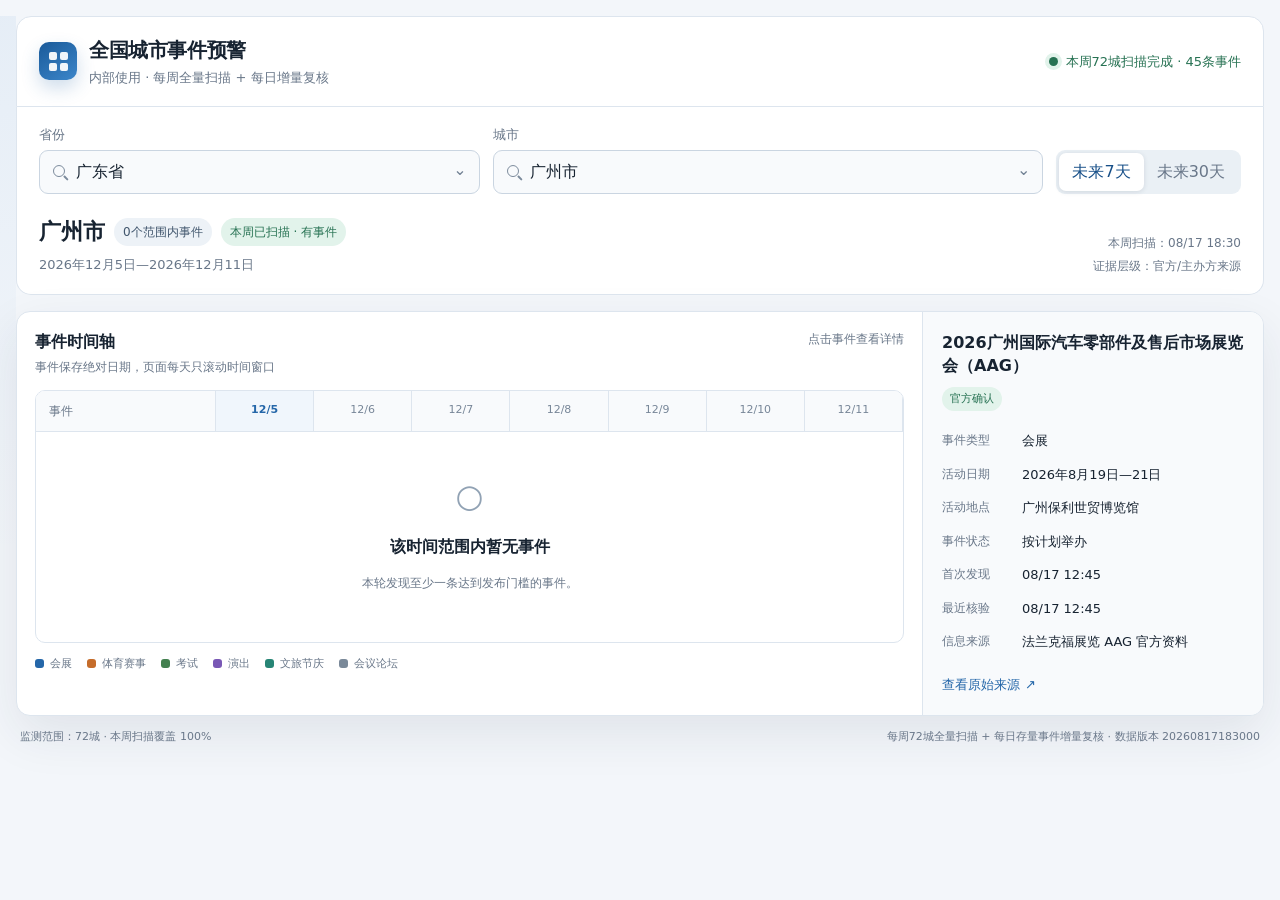
<file: index.html>
<!doctype html>
<html lang="zh-CN">
  <head>
    <meta charset="UTF-8" />
    <meta name="viewport" content="width=device-width, initial-scale=1.0" />
    <meta name="description" content="内部使用的全国城市事件时间轴，按省份和城市查看未来7天或30天事件。" />
    <meta name="robots" content="noindex,nofollow" />
    <link rel="icon" href="/favicon.svg" />
    <meta property="og:title" content="全国城市事件预警" />
    <meta property="og:description" content="城市事件客观信息与时间轴" />
    <meta property="og:image" content="/og.png" />
    <title>全国城市事件预警</title>
    <script type="module" crossorigin src="/assets/index-DUvIbbUr.js"></script>
    <link rel="stylesheet" crossorigin href="/assets/index-BBJ9Ayro.css">
  </head>
  <body>
    <div id="root"></div>
  </body>
</html>
</file>
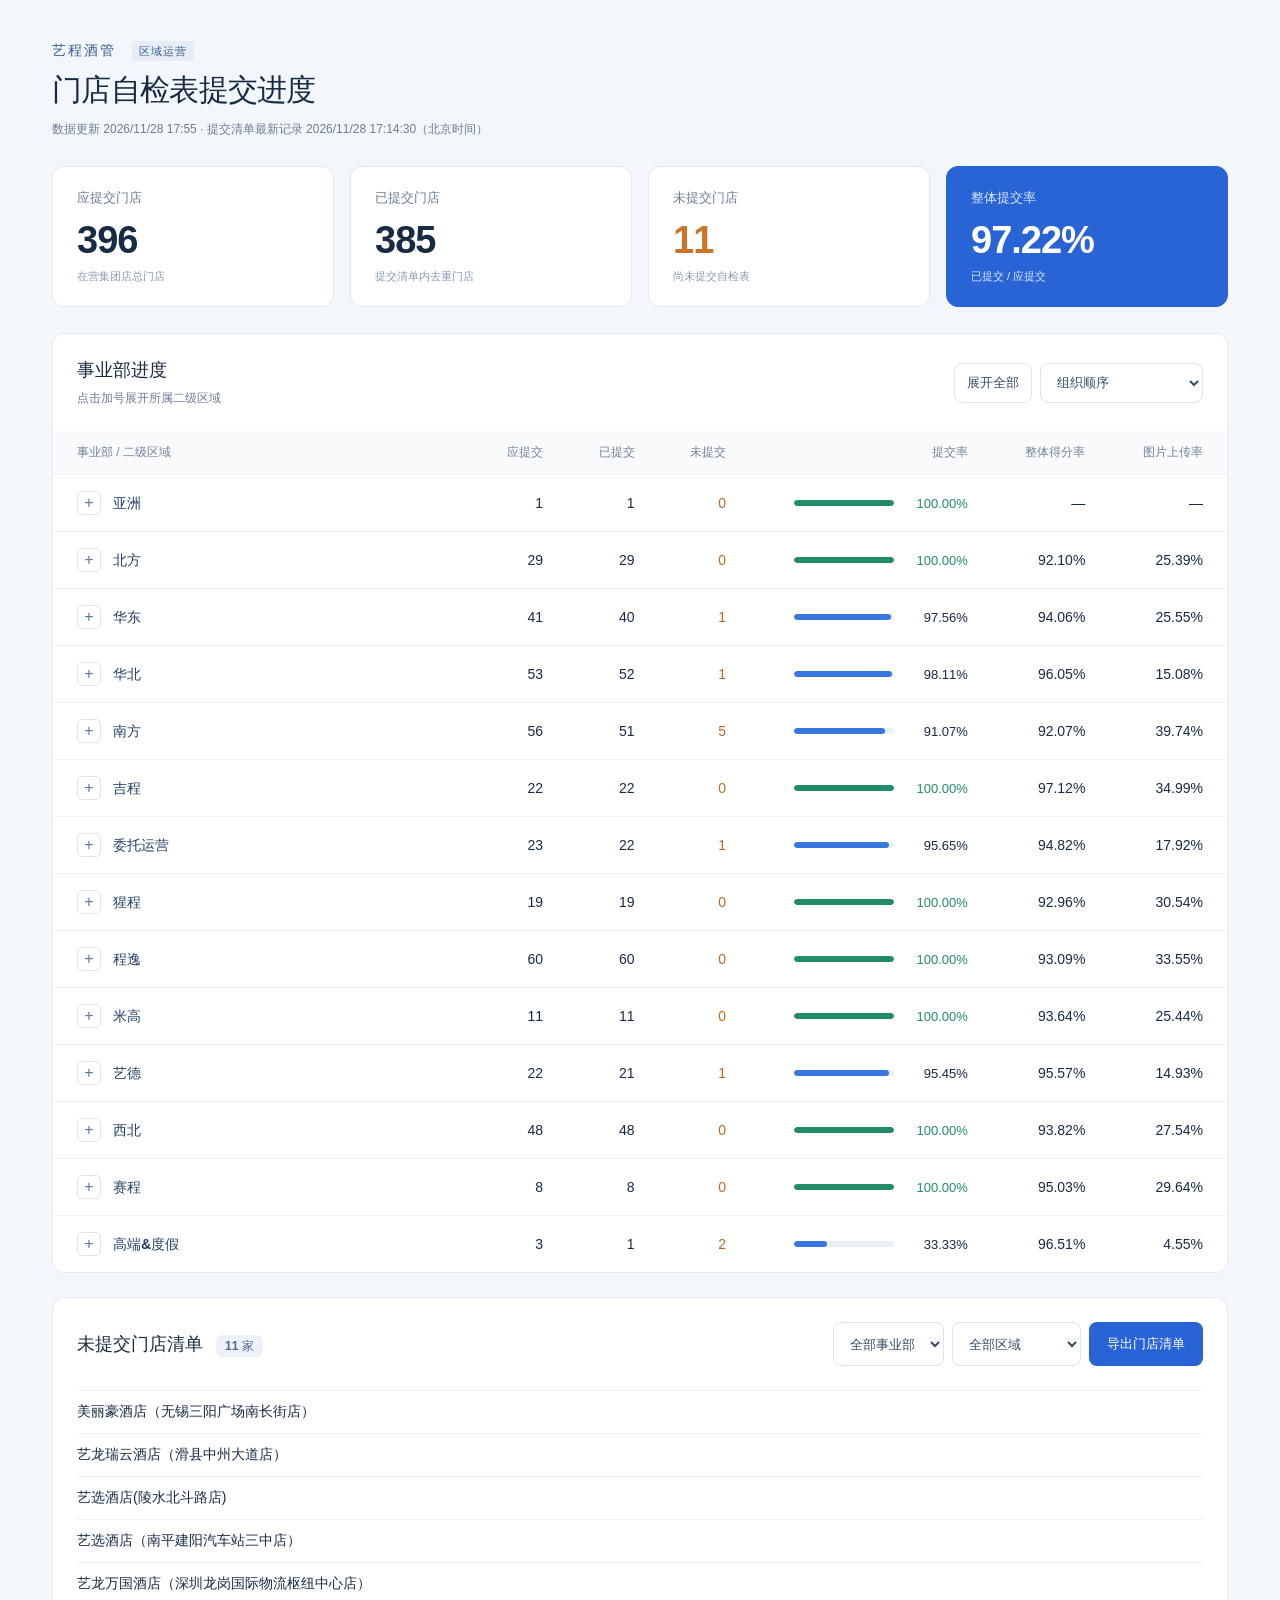
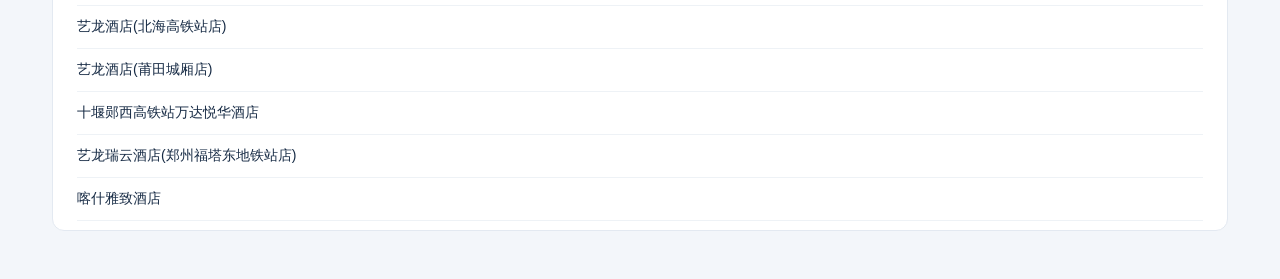
<file: store-self-check/index.html>
<!doctype html><html lang="zh-CN"><head><meta charset="UTF-8"><meta name="viewport" content="width=device-width,initial-scale=1"><title>艺程酒管 · 门店自检表提交进度</title><style>:root{font-family:Inter,-apple-system,BlinkMacSystemFont,"Segoe UI","PingFang SC","Microsoft YaHei",sans-serif;color:#172b45;background:#f3f6fa;font-synthesis:none}*{box-sizing:border-box}body{margin:0}.shell{max-width:1240px;margin:auto;padding:42px 32px 24px}header{display:flex;justify-content:space-between;align-items:center;gap:20px;margin-bottom:28px}.eyebrow{font-size:14px;font-weight:700;letter-spacing:2px;color:#345d93}.eyebrow span{font-size:11px;background:#e6edf7;border-radius:4px;padding:4px 7px;margin-left:10px;letter-spacing:1px}h1{font-size:30px;letter-spacing:-.7px;margin:10px 0}h2{font-size:18px;margin:0}.meta,.section-head p,#scope{font-size:12px;color:#6a7d94;margin:8px 0 0}.primary,button,select,input{font:inherit;font-size:13px;border-radius:8px}button,select,input{border:1px solid #dce4ed;background:white;color:#344d69;padding:10px 12px}button,select{cursor:pointer}button:hover{background:#edf4ff;border-color:#abc5e7}button:disabled{opacity:.4;cursor:default}button:focus-visible,a:focus-visible,select:focus-visible,input:focus-visible{outline:3px solid #91bafd;outline-offset:2px}.primary{background:#2864d5;color:white;text-decoration:none;padding:13px 18px;font-weight:600;border:0;cursor:pointer}.primary span{margin-left:16px}.cards{display:grid;grid-template-columns:repeat(4,1fr);gap:16px;margin-bottom:26px}.card{border:1px solid #e3e9f1;border-radius:12px;background:#fff;padding:22px 24px}.card .label{font-size:13px;color:#6a7d94}.card strong{display:block;font-size:38px;font-weight:650;letter-spacing:-1px;margin:12px 0 4px;font-variant-numeric:tabular-nums}.card small{color:#8a9aaf;font-size:11px}.card.blue{background:#2864d5;border-color:#2864d5;color:white}.card.blue .label,.card.blue small{color:#dce8ff}.card.orange strong{color:#ca7527}.panel{background:white;border:1px solid #e3e9f1;border-radius:12px;overflow:hidden;margin-bottom:24px}.section-head{padding:24px;display:flex;align-items:center;justify-content:space-between;gap:18px}.tools{display:flex;gap:8px;flex-wrap:wrap}.table-wrap{overflow:auto}table{border-collapse:collapse;width:100%;font-size:14px;white-space:nowrap}th{font-size:12px;color:#71829a;font-weight:500;background:#f8fafc;text-align:right;padding:13px 24px}th:first-child{text-align:left;width:36%}td{padding:16px 24px;border-top:1px solid #eef2f6;text-align:right;font-variant-numeric:tabular-nums}td:first-child{text-align:left}.org{border:0;background:none;padding:0;font-weight:600;color:#243f62;font-size:14px}.toggle{padding:0;width:24px;height:24px;margin-right:12px;color:#617b9a;border-color:#dce5ef;border-radius:5px;font-size:16px}.sub td{background:#f8fafe;font-size:13px;padding-top:13px;padding-bottom:13px}.sub td:first-child{padding-left:65px}.sub .org{font-size:13px;font-weight:400}.selected td{background:#edf4ff}.pending{color:#ba6b22}.rate{display:flex;align-items:center;justify-content:flex-end;gap:12px;min-width:160px}.track{height:6px;width:100px;background:#eaf0f7;border-radius:8px;overflow:hidden}.track i{display:block;height:100%;background:#3976df;border-radius:8px}.rate span{width:62px;font-size:13px}.done{color:#228b6a}.done i{background:#228b6a}.badge{font-size:12px;background:#edf2f8;padding:4px 9px;border-radius:6px;margin-left:8px;color:#526b88}.filters{padding:0 24px 20px;display:flex;gap:10px}.filters select{min-width:160px}.filters input{flex:1;min-width:150px}.codes{display:grid;grid-template-columns:repeat(4,1fr);gap:10px;padding:0 24px 22px}.code{font-size:13px;font-family:ui-monospace,SFMono-Regular,monospace;letter-spacing:.3px;border:1px solid #e5ebf3;background:#fafbfd;padding:12px 14px;border-radius:6px}.empty{grid-column:1/-1;color:#71829a;text-align:center;padding:32px}.pagination{border-top:1px solid #edf1f6;padding:16px 24px;display:flex;justify-content:space-between;align-items:center;color:#788a9f;font-size:12px}.pagination button{margin-left:8px}footer{font-size:11px;line-height:1.8;color:#8392a5;display:flex;justify-content:space-between;gap:24px}footer button{border:0;background:none;color:#8c9aab;padding:0;font-size:11px;white-space:nowrap}dialog{width:min(800px,94vw);max-height:90vh;border:0;border-radius:14px;padding:28px;box-shadow:0 24px 100px #12243d55;color:#263d58}dialog::backdrop{background:#10264066}dialog h2{margin-bottom:10px}dialog p{font-size:13px;line-height:1.7;color:#6a7d94}.manage-grid{display:grid;grid-template-columns:1fr 1fr;gap:14px;margin:20px 0}.manage-box{border:1px solid #e1e8f0;border-radius:9px;padding:16px}.manage-box h3{font-size:14px;margin:0 0 9px}.manage-box input[type=file]{font-size:11px;width:100%;padding:8px}.manage-box input[type=text]{width:100%;margin:6px 0}.manage-actions{display:flex;gap:8px;flex-wrap:wrap;margin:15px 0}#message{white-space:pre-wrap;background:#f2f6fb;padding:14px;border-radius:8px;font-size:12px;line-height:1.8;max-height:220px;overflow:auto}.error{color:#b33838!important;background:#fff0ef!important}.success{color:#247358!important}.close{float:right}.warning{padding:12px;background:#fff7e8;color:#936721;border-radius:7px;font-size:12px}.admin-status{font-size:11px;color:#7c8da2;word-break:break-all}@media(max-width:700px){.shell{padding:24px 14px}header{align-items:flex-start}h1{font-size:23px}.eyebrow{font-size:12px}.primary{font-size:12px;padding:11px;white-space:nowrap}.primary span{margin-left:4px}.cards{grid-template-columns:1fr 1fr;gap:10px}.card{padding:17px}.card strong{font-size:30px}.section-head{padding:18px;align-items:flex-start;flex-direction:column}.filters{padding:0 18px 16px;flex-wrap:wrap}.filters select{flex:1;min-width:120px}.filters input{width:100%}.codes{grid-template-columns:1fr 1fr;padding:0 18px 18px;gap:8px}.code{padding:11px 8px;font-size:12px}td,th{padding-left:16px;padding-right:16px}.sub td:first-child{padding-left:48px}footer{flex-direction:column;gap:8px}.manage-grid{grid-template-columns:1fr}.rate{min-width:130px}.track{width:75px}.pagination{padding:14px 18px}}@media print{.tools,.filters,.primary,.pagination,#adminEntry{display:none}.shell{padding:10px}.panel{break-inside:avoid}}
@media(max-width:700px){table{font-size:12px}th{font-size:10px}td,th{padding:14px 7px}td:first-child,th:first-child{padding-left:12px;width:37%}.org{font-size:12px}.toggle{width:20px;height:20px;margin-right:6px;font-size:14px}.sub td:first-child{padding-left:38px}.sub .org{font-size:12px}.rate{min-width:0;gap:0}.track{display:none}.rate span{width:auto;font-size:11px}.meta{font-size:11px}header{flex-wrap:wrap}}
button.primary:hover,a.primary:hover{background:#1e50b3;color:#fff;border-color:#1e50b3}button.primary:disabled:hover{background:#2864d5;cursor:default}
#hotelNames{list-style:none;margin:0;padding:0 24px 20px;max-height:440px;overflow:auto}#hotelNames li{padding:12px 0;border-top:1px solid #eef2f6;font-size:14px}</style></head><body>
<div class="shell"><header><div><div class="eyebrow">艺程酒管 <span>区域运营</span></div><h1>门店自检表提交进度</h1><p class="meta" id="date"></p></div></header>
<div class="cards" id="cards"></div>
<section class="panel"><div class="section-head"><div><h2>事业部进度</h2><p>点击加号展开所属二级区域</p></div><div class="tools"><button id="expand">展开全部</button><select id="sort" aria-label="进度排序"><option value="org">组织顺序</option><option value="pending">未提交最多</option><option value="rate">提交率最高</option><option value="score_desc">整体得分率从高到低</option><option value="score_asc">整体得分率从低到高</option><option value="image_desc">图片上传率从高到低</option><option value="image_asc">图片上传率从低到高</option></select></div></div><div class="table-wrap"><table><thead><tr><th>事业部 / 二级区域</th><th>应提交</th><th>已提交</th><th>未提交</th><th>提交率</th><th>整体得分率</th><th>图片上传率</th></tr></thead><tbody id="progress"></tbody></table></div></section>

<section class="panel"><div class="section-head"><div><h2>未提交门店清单 <span class="badge" id="count">11 家</span></h2></div><div class="tools"><select id="divisionFilter" aria-label="事业部"></select><select id="regionFilter" aria-label="二级区域"></select><a class="primary" id="download">导出门店清单</a></div></div><ul id="hotelNames"></ul></section></div>
<script id="snapshot" type="application/json">{"asOf": 1795857270000, "regions": [{"division": "亚洲", "region": "亚洲", "total": 1, "pending": 0}, {"division": "北方", "region": "北方一区", "total": 17, "pending": 0}, {"division": "北方", "region": "北方二区", "total": 12, "pending": 0}, {"division": "华东", "region": "华东一区", "total": 27, "pending": 1}, {"division": "华东", "region": "华东二区", "total": 14, "pending": 0}, {"division": "华北", "region": "山东区", "total": 26, "pending": 0}, {"division": "华北", "region": "山河区", "total": 27, "pending": 1}, {"division": "南方", "region": "华中区", "total": 7, "pending": 0}, {"division": "南方", "region": "大湾区", "total": 45, "pending": 5}, {"division": "南方", "region": "西南区", "total": 4, "pending": 0}, {"division": "吉程", "region": "吉程运营三区", "total": 5, "pending": 0}, {"division": "吉程", "region": "吉程运营二区", "total": 7, "pending": 0}, {"division": "吉程", "region": "吉程运营五区", "total": 10, "pending": 0}, {"division": "委托运营", "region": "委托运营一部", "total": 10, "pending": 1}, {"division": "委托运营", "region": "委托运营三部", "total": 4, "pending": 0}, {"division": "委托运营", "region": "委托运营二部", "total": 9, "pending": 0}, {"division": "猩程", "region": "猩程一区", "total": 9, "pending": 0}, {"division": "猩程", "region": "猩程三区", "total": 1, "pending": 0}, {"division": "猩程", "region": "猩程二区", "total": 9, "pending": 0}, {"division": "程逸", "region": "程逸-运营一部", "total": 21, "pending": 0}, {"division": "程逸", "region": "程逸-运营三部", "total": 23, "pending": 0}, {"division": "程逸", "region": "程逸-运营二部", "total": 6, "pending": 0}, {"division": "程逸", "region": "程逸-运营四部", "total": 10, "pending": 0}, {"division": "米高", "region": "米高", "total": 11, "pending": 0}, {"division": "艺德", "region": "艺德运营一区", "total": 13, "pending": 1}, {"division": "艺德", "region": "艺德运营三区", "total": 2, "pending": 0}, {"division": "艺德", "region": "艺德运营二区", "total": 7, "pending": 0}, {"division": "西北", "region": "西北一区", "total": 23, "pending": 0}, {"division": "西北", "region": "西北三区", "total": 11, "pending": 0}, {"division": "西北", "region": "西北二区", "total": 14, "pending": 0}, {"division": "赛程", "region": "赛程", "total": 8, "pending": 0}, {"division": "高端&度假", "region": "高端&度假", "total": 3, "pending": 2}]}</script><script>const data=JSON.parse(document.getElementById('snapshot').textContent),$=id=>document.getElementById(id),esc=v=>String(v).replace(/[&<>"']/g,c=>({'&':'&amp;','<':'&lt;','>':'&gt;','"':'&quot;',"'":'&#39;'}[c]));let expanded=new Set();const divisions=[...new Set(data.regions.map(r=>r.division))];
function totals(rows){const total=rows.reduce((n,r)=>n+r.total,0),pending=rows.reduce((n,r)=>n+r.pending,0);return {total,pending,done:total-pending,rate:total?(total-pending)/total*100:0}}
const t=totals(data.regions);$('date').textContent='数据更新 2026/11/28 17:55 · 提交清单最新记录 '+new Intl.DateTimeFormat('zh-CN',{timeZone:'Asia/Shanghai',year:'numeric',month:'2-digit',day:'2-digit',hour:'2-digit',minute:'2-digit',second:'2-digit',hour12:false}).format(new Date(data.asOf))+'（北京时间）';
$('cards').innerHTML=[['应提交门店',t.total,'在营集团店总门店',''],['已提交门店',t.done,'提交清单内去重门店',''],['未提交门店',t.pending,'尚未提交自检表','orange'],['整体提交率',t.rate.toFixed(2)+'%','已提交 / 应提交','blue']].map(([l,v,s,c])=>`<div class="card ${c}"><div class="label">${l}</div><strong>${v}</strong><small>${s}</small></div>`).join('');
const staticMetrics={"北方|": [0.921011837655017, 0.253947368421053], "北方|北方一区": [0.932919254658385, 0.217407975460123], "北方|北方二区": [0.905405405405405, 0.302766393442623], "程逸|": [0.930888575458392, 0.335548862810261], "程逸|程逸-运营一部": [0.933319903303787, 0.264332197087078], "程逸|程逸-运营二部": [0.972570532915361, 0.363741339491917], "程逸|程逸-运营三部": [0.911217437533227, 0.46298902336054], "程逸|程逸-运营四部": [0.946107784431138, 0.210791729702471], "高端&度假|": [0.965116279069767, 0.0454545454545455], "高端&度假|高端&度假": [0.965116279069767, 0.0454545454545455], "华北|": [0.960493280165411, 0.15076041437073], "华北|山东区": [0.959921355111918, 0.133303105871684], "华北|山河区": [0.961038961038961, 0.167274286939738], "华东|": [0.940618246734943, 0.255474452554745], "华东|华东一区": [0.934521090299985, 0.281955762514552], "华东|华东二区": [0.950441609421001, 0.213224368499257], "吉程|": [0.971200266355918, 0.349901088031652], "吉程|吉程运营二区": [0.981372549019608, 0.274298056155508], "吉程|吉程运营三区": [0.94658553076403, 0.446264073694985], "吉程|吉程运营五区": [0.977491961414791, 0.356376638855781], "米高|": [0.936416184971098, 0.254424778761062], "米高|米高": [0.936416184971098, 0.254424778761062], "南方|": [0.920731707317073, 0.397373540856031], "南方|大湾区": [0.925112331502746, 0.405815032477575], "南方|华中区": [0.882852292020374, 0.479414455626715], "南方|西南区": [0.943564356435644, 0.180451127819549], "赛程|": [0.950347567030784, 0.296436694465504], "赛程|赛程": [0.950347567030784, 0.296436694465504], "委托运营|": [0.94819020581973, 0.179232626777569], "委托运营|委托运营一部": [0.924421144604631, 0.184406779661017], "委托运营|委托运营二部": [0.961538461538462, 0.187902187902188], "委托运营|委托运营三部": [0.970958373668925, 0.148997134670487], "西北|": [0.938156543716926, 0.275374475733972], "西北|西北一区": [0.928974444075672, 0.270456283456538], "西北|西北二区": [0.937727983324648, 0.248828125], "西北|西北三区": [0.958526993207008, 0.322234156820623], "猩程|": [0.929607060306787, 0.30540278227111], "猩程|猩程一区": [0.927240461401952, 0.217570350034317], "猩程|猩程二区": [0.939893143365984, 0.352103120759837], "猩程|猩程三区": [0.861003861003861, 0.675], "艺德|": [0.955662393162393, 0.149253731343284], "艺德|艺德运营一区": [0.936904370686822, 0.0907278165503489], "艺德|艺德运营二区": [0.982541222114452, 0.184659090909091], "艺德|艺德运营三区": [0.958904109589041, 0.349112426035503]};
const formatMetric=v=>v==null?"—":(v*100).toFixed(2)+"%";
function compareMetric(a, b, ascending) {
  if (a == null) return b == null ? 0 : 1;
  if (b == null) return -1;
  return ascending ? a - b : b - a;
}
function render(){
 const ds=[...divisions],sort=$('sort').value;
 const metricSort=sort.startsWith('score_')||sort.startsWith('image_');
 const metricIndex=sort.startsWith('image_')?1:0;
 const metricValue=(division,region='')=>staticMetrics[division+'|'+region]?.[metricIndex];
 const compare=(a,b)=>compareMetric(a,b,sort.endsWith('_asc'));
 if(metricSort)ds.sort((a,b)=>compare(metricValue(a),metricValue(b)));
 else if(sort!=='org')ds.sort((a,b)=>totals(data.regions.filter(r=>r.division===b))[sort==='rate'?'rate':'pending']-totals(data.regions.filter(r=>r.division===a))[sort==='rate'?'rate':'pending']);let html='';function row(name,rows,division,sub){const t=totals(rows),metrics=staticMetrics[division+"|"+(sub?name:"")]||[null,null];return `<tr class="${sub?'sub':''}"><td>${sub?'':`<button class="toggle" data-expand="${esc(division)}" aria-expanded="${expanded.has(division)}" aria-label="${expanded.has(division)?'收起':'展开'}${esc(division)}">${expanded.has(division)?'−':'+'}</button>`}<span class="org">${esc(name)}</span></td><td>${t.total}</td><td>${t.done}</td><td class="pending">${t.pending}</td><td><div class="rate ${t.rate===100?'done':''}"><div class="track"><i style="width:${t.rate}%"></i></div><span>${t.rate.toFixed(2)}%</span></div></td><td>${formatMetric(metrics[0])}</td><td>${formatMetric(metrics[1])}</td></tr>`}for(const d of ds){const rs=data.regions.filter(r=>r.division===d);if(metricSort)rs.sort((a,b)=>compare(metricValue(d,a.region),metricValue(d,b.region)));html+=row(d,rs,d,false);if(expanded.has(d))for(const r of rs)html+=row(r.region,[r],d,true)}$('progress').innerHTML=html;$('expand').textContent=expanded.size===divisions.length?'收起全部':'展开全部'}
$('progress').onclick=e=>{const b=e.target.closest('[data-expand]');if(b){const d=b.dataset.expand;expanded.has(d)?expanded.delete(d):expanded.add(d);render()}};$('expand').onclick=()=>{expanded=expanded.size===divisions.length?new Set():new Set(divisions);render()};$('sort').onchange=render;render();
</script><script>const hotels=[["亚洲","亚洲","亚洲朗晴乐宿太空舱海景民宿(惠州惠东巽寮湾店)",true,"03YL07522014","蒋智挺",null,null],["北方","北方一区","怡致酒店(石家庄万象城河北医科大学第三医院店)",true,"03YL03111547","任晓春",0.9732,0.102272727272727],["北方","北方一区","美丽豪酒店(邢台博物馆万达广场店)",true,"03YL03191920","刘凯越",null,null],["北方","北方一区","美豪酒店(北京首钢园古城地铁站店)",true,"03YL10101888","孙玉红",null,null],["北方","北方一区","美豪酒店(沧州新华区长丰广场店)",true,"03YL03171508","张萌萌",0.9884,0.129943502824859],["北方","北方一区","艺龙万国酒店(北京昌平未来科学城北地铁站店)",true,"03YL10101841","王红芳",0.9615,0.0965909090909091],["北方","北方一区","艺龙万国酒店(北京欢乐谷王四营桥店)",true,"03YL10101937","王大成",0.9575,0.0229885057471264],["北方","北方一区","艺龙万国酒店(北京通州北运河西地铁站店)",true,"03YL10101713","孙依妮",0.9423,0.0764705882352941],["北方","北方一区","艺龙瑞云酒店(北京欢乐谷王四营桥店)",true,"03YL10102018","王大成",0.9844,0.0227272727272727],["北方","北方一区","艺龙瑞云酒店(北京首都机场新国展店)",true,"03YL10100938","缪钦锴",1.0,0.0175438596491228],["北方","北方一区","艺龙瑞云酒店(邯郸大名城汽车站店)",true,"03YL03101492","杨淑卿",0.9723,0.14792899408284],["北方","北方一区","艺龙瑞云酒店(邯郸河北工程大学店)",true,"03YL03100441","陈洪亮",0.9921,0.0289017341040462],["北方","北方一区","艺龙酒店(北京中关村南大街国家图书馆地铁站店)",true,"03YL10101651","张锴",0.7,0.692982456140351],["北方","北方一区","艺龙酒店(北京五棵松301医院店)",true,"03YL10101740","夏菲宇",0.9655,0.0857142857142857],["北方","北方一区","艺龙酒店(北京清河高铁站小米科技园店)",true,"03YL10100507","刘士鹏",0.9845,0.0170454545454545],["北方","北方一区","艺龙酒店(北京石景山古城地铁站店)",true,"03YL10101647","杨柳",0.9843,0.152046783625731],["北方","北方一区","艺龙酒店(北京良乡南关地铁站店)",true,"03YL10101714","徐起",0.7895,0.767441860465116],["北方","北方一区","艺龙酒店（三河燕郊天洋广场店）",true,"03YL03160728","张杨",0.9121,0.763157894736842],["北方","北方二区","呼伦贝尔扎兰屯万达悦华酒店",true,"03YL04701834","赵璨",0.8984,0.0180722891566265],["北方","北方二区","天津艺龙酒店",true,"03YL10220536","李群",0.719,0.3828125],["北方","北方二区","怡致酒店(天津五大道奥体中心店)",true,"03YL10221235","韩磊",0.9387,0.239520958083832],["北方","北方二区","怡致酒店(沈阳新民财富公馆店)",true,"03YL10241622","魏兴",0.8313,0.711267605633803],["北方","北方二区","美豪酒店(沈阳站太原街医大一院店)",true,"03YL10241382","魏丽丽",0.9901,0.00584795321637427],["北方","北方二区","艺龙万国酒店(乌兰察布高铁站万达广场店)",true,"03YL04741970","李龙",0.8906,0.31875],["北方","北方二区","艺龙万国酒店(锦州火车站上海路店)",true,"03YL04161236","刘喆",0.9808,0.0],["北方","北方二区","艺龙壹棠酒店(哈尔滨国际会展中心店)",true,"03YL04510893","薛滨芳",0.9272,0.0355029585798817],["北方","北方二区","艺龙玺程国际酒店(天津宝坻区政协店)",true,"03YL10220979","汲传景",0.8249,0.425806451612903],["北方","北方二区","艺龙瑞云酒店(乌兰察布之夜高铁站店)",true,"03YL04740487","刘晓梅",0.9119,0.668639053254438],["北方","北方二区","艺龙酒店(沈阳奥体中心万达广场店)",true,"03YL10241582","马志强",0.937,0.795180722891566],["北方","北方二区","艺龙酒店(绥化北林万达广场店)",true,"03YL04551290","许洪强",1.0,0.160220994475138],["华东","华东一区","怡致酒店(无锡太湖花园地铁站店)",true,"03YL05101996","王丹丹",0.892,0.327160493827161],["华东","华东一区","美丽豪酒店（无锡三阳广场南长街店）",false,"03YL05101892","李风芝",null,null],["华东","华东一区","美豪丽致酒店(无锡南长街清名桥店)",true,"03YL05101600","唐哲",0.9845,0.299435028248588],["华东","华东一区","美豪丽致酒店(苏州新区火车站兴贤商业广场店)",true,"03YL05121604","杨迪",0.8577,0.993150684931507],["华东","华东一区","美豪酒店（安医大商业街店）",true,"03YL05511962","白楠",0.9447,0.0714285714285714],["华东","华东一区","艺选酒店(安庆宿松龙湖北路高铁站店)",true,"03YL05561037","桑俊永",0.938,0.0175438596491228],["华东","华东一区","艺选酒店(连云港海州区政府店)",true,"03YL05181040","桑俊永",0.938,0.0292397660818713],["华东","华东一区","艺龙万国酒店(无锡太湖鼋头渚风景区荣巷地铁站店)",true,"03YL05101686","张旭",0.8594,0.141025641025641],["华东","华东一区","艺龙壹棠酒店(宿迁沭阳百盟建材城店)",true,"03YL05271128","赵海霞",0.9847,0.0833333333333333],["华东","华东一区","艺龙壹棠酒店(徐州云龙万达广场民富园夜市店)",true,"03YL05160812","桑俊永",0.9419,0.0116279069767442],["华东","华东一区","艺龙瑞云酒店(南京弘阳广场长江大桥北地铁站店)",true,"03YL10251959","冯亮亮",0.9455,0.0348837209302326],["华东","华东一区","艺龙瑞云酒店(南京新街口地铁站德基广场店)",true,"03YL10251617","黄宇飞",0.9524,0.158536585365854],["华东","华东一区","艺龙瑞云酒店(南通星湖101广场店)",true,"03YL05130325","桑俊永",0.9266,0.0174418604651163],["华东","华东一区","艺龙瑞云酒店(合肥包河万达广场裕溪路店)",true,"03YL05510535","周晨丹",0.8143,0.746478873239437],["华东","华东一区","艺龙瑞云酒店(合肥华南城店)",true,"03YL05512034","郝允财",1.0,0.0164835164835165],["华东","华东一区","艺龙瑞云酒店(合肥瑶海工业园方庙地铁站店)",true,"03YL05510459","李园园",0.906,0.463087248322148],["华东","华东一区","艺龙瑞云酒店(宣城敬亭山店)",true,"03YL05631887","陶新国",0.9644,0.0935672514619883],["华东","华东一区","艺龙瑞云酒店(滁州全椒高铁站店)",true,"03YL05501553","邓士杰",0.9414,0.622516556291391],["华东","华东一区","艺龙瑞云酒店(蚌埠嘉年华店)",true,"03YL05521460","刘幸福",0.9312,0.426751592356688],["华东","华东一区","艺龙瑞云酒店(阜阳市中心国贸店)",true,"03YL05580598","桑俊永",0.9157,0.0116279069767442],["华东","华东一区","艺龙瑞云酒店(霍邱玖悦六和街万达广场店)",true,"03YL05640984","王维维",0.9535,0.290697674418605],["华东","华东一区","艺龙瑞云酒店(马鞍山当涂经济开发区店)",true,"03YL05551326","王林",1.0,0.0824175824175824],["华东","华东一区","艺龙酒店(南京江宁开发区诚信大道地铁站店)",true,"03YL10251491","刘金枝",0.9341,0.518072289156627],["华东","华东一区","艺龙酒店(合肥滨湖时代广场店)",true,"03YL05510024","董艳",0.8802,0.812080536912752],["华东","华东一区","艺龙酒店(镇江京口区智慧大道店)",true,"03YL05110668","马姣姣",0.9336,0.309210526315789],["华东","华东一区","艺龙酒店（合肥明珠广场体育中心店）",true,"03YL05511502","肖晨",0.937,0.662576687116564],["华东","华东一区","艺龙酒店（青阳城区店）",true,"03YL05660969","涂小龙",1.0,0.465909090909091],["华东","华东二区","上海艺龙酒店",true,"03YL10210023","张贵林",0.9923,0.0555555555555556],["华东","华东二区","美豪丽致酒店(上海虹桥国展中心店)",true,"06LC10210321","张金明",0.9962,0.0386740331491713],["华东","华东二区","美豪丽致酒店(杭州临平店)",true,"03YL05711176","王震",0.9885,0.212290502793296],["华东","华东二区","美豪丽致酒店(杭州新天地街地铁站电竞中心店)",true,"03YL05711493","张金",0.9808,0.297752808988764],["华东","华东二区","美豪酒店(杭州龙湖紫荆天街店)",true,"03YL05711672","郑盼盼",0.8506,0.487179487179487],["华东","华东二区","艺选酒店(黄山风景区南大门换乘中心店)",true,"03YL05590656","刘克强",0.9444,0.391891891891892],["华东","华东二区","艺选酒店（杭州九堡地铁站店)",true,"03YL05711308","于春悦",0.9842,0.0523255813953488],["华东","华东二区","艺龙万国酒店(黄山风景区南门换乘中心店)",true,"03YL05590968","罗振中",1.0,0.0607734806629834],["华东","华东二区","艺龙海雅酒店(台州临海大洋东路店)",true,"06LC05760246","张婷婷",0.9569,0.118343195266272],["华东","华东二区","艺龙海雅酒店(宁波余姚阳明古镇店)",true,"06LC05740325","刘凡",0.9125,0.326666666666667],["华东","华东二区","艺龙瑞云酒店(金华兰溪创业大道店)",true,"03YL05791167","张一",0.9921,0.0520231213872832],["华东","华东二区","艺龙瑞云酒店(黄山北站西溪南景区店)",true,"03YL05592041","姚俊",0.9502,0.0175438596491228],["华东","华东二区","艺龙酒店(上海浦东金桥LaLaport店)",true,"03YL10211721","杨莹",0.7769,0.828571428571429],["华东","华东二区","艺龙酒店(黄山风景区南大门换乘中心店)",true,"03YL05591521","吴艳杰",0.9173,0.375],["华北","山东区","7天优品酒店（菏泽黄河路店）",true,"03YL05302031","王海宾",1.0,0.0164835164835165],["华北","山东区","R ROYALSS HOTEL(青岛栈桥海景店)",true,"03YL05321484","宋宁",0.8933,0.174193548387097],["华北","山东区","朝漫酒店（日照万平口风景区店）",true,"03YL06331516","宋威",0.9785,0.0251572327044025],["华北","山东区","美丽豪酒店(青岛胶东国际机场店)",true,"03YL05321702","张馨",0.9885,0.0],["华北","山东区","艺选酒店(德州齐河客运中心晏城火车站店)",true,"03YL05341155","王凡凡",0.8898,0.134615384615385],["华北","山东区","艺选酒店(泰安宁阳县磁窑火车站店)",true,"03YL05381597","韩护航",0.9038,0.163636363636364],["华北","山东区","艺选酒店(菏泽康庄路佳和里店)",true,"03YL05300715","王海宾",1.0,0.0494505494505494],["华北","山东区","艺选酒店(菏泽火车站店)",true,"03YL05301487","刘俊英",0.9921,0.046242774566474],["华北","山东区","艺选酒店（章丘和谐广场第二实验中学店）",true,"03YL05311520","刘萍",0.9163,0.572463768115942],["华北","山东区","艺选酒店（青州古城店）",true,"03YL05361151","沈琛",1.0,0.142857142857143],["华北","山东区","艺龙万国酒店(济南泉城广场趵突泉店)",true,"03YL05311103","王成成",0.965,0.319767441860465],["华北","山东区","艺龙万国酒店(济南火车站K88名泉广场店)",true,"03YL05311552","韩护航",0.8621,0.196428571428571],["华北","山东区","艺龙万国酒店(济南趵突泉大明湖景区店)",true,"03YL05310978","胡力华",0.988,0.0176470588235294],["华北","山东区","艺龙万国酒店(滨州渤海国际中百大厦店)",true,"03YL05431809","宋田田",0.9295,0.602649006622517],["华北","山东区","艺龙万国酒店(潍坊诸城市政府店)",true,"03YL05361849","韩护航",0.9042,0.116564417177914],["华北","山东区","艺龙万国酒店(青岛万兴国际五金城店）",true,"03YL05321252","姬琛",0.907,0.0238095238095238],["华北","山东区","艺龙海雅酒店(菏泽大学城店)",true,"03YL05301526","谢澳鑫",0.9923,0.128491620111732],["华北","山东区","艺龙海雅酒店（威海市哈工大学院店）",true,"03YL06311562","左潮榕",0.9806,0.00571428571428571],["华北","山东区","艺龙瑞云酒店(济南万虹广场王舍人地铁站店)",true,"03YL05311517","李立立",1.0,0.0276243093922652],["华北","山东区","艺龙瑞云酒店(济南商河富民路百大购物广场店)",true,"03YL05311005","王成成",0.9729,0.0344827586206897],["华北","山东区","艺龙瑞云酒店(济南山东省肿瘤医院店)",true,"03YL05311304","王成成",0.9961,0.0393258426966292],["华北","山东区","艺龙瑞云酒店(济南遥墙国际机场店)",true,"03YL05311240","王成成",0.9922,0.0395480225988701],["华北","山东区","艺龙瑞云酒店(淄博师范高等专科学校文昌路店)",true,"03YL05331331","杨文硕",0.9627,0.793548387096774],["华北","山东区","艺龙瑞云酒店(聊城火车站万达广场店)",true,"03YL06350461","刘洪乐",0.9451,0.0235294117647059],["华北","山东区","艺龙瑞云酒店(菏泽市立医院老城曹州店)",true,"03YL05301640","王海宾",1.0,0.0164835164835165],["华北","山东区","艺龙酒店(青岛金沙滩啤酒城店)",true,"03YL05321485","王洋",0.9885,0.0],["华北","山河区","R ROYALSS HOTEL(太原茂业天地店)",true,"03YL03511415","王志文",1.0,0.0386740331491713],["华北","山河区","怡致酒店(临汾迎宾大道京昆高速店)",true,"03YL03571963","王栋",0.8776,0.0],["华北","山河区","怡致酒店(漯河临颍南街村店)",true,"03YL03951480","罗宁",1.0,0.0164835164835165],["华北","山河区","怡致酒店(郑州中牟郑汴物流通道广惠街店)",true,"03YL03712012","付爽",1.0,0.0164835164835165],["华北","山河区","怡致酒店(郑州新郑升达经贸管理学院小乔地铁站店)",true,"03YL03711226","蒙志恒",0.977,0.157303370786517],["华北","山河区","怡致酒店(长治清华装备厂店)",true,"03YL03551952","武杨林",0.9258,0.0414201183431953],["华北","山河区","美豪丽致酒店(洛阳开元大道龙门高铁站店)",true,"03YL03791352","祝子雯",1.0,0.0274725274725275],["华北","山河区","美豪丽致酒店(郑州东站郑东万象城店)",true,"03YL03711904","丁丽",0.9157,0.0348837209302326],["华北","山河区","美豪酒店(洛阳龙门高铁站市政府店)",true,"06LC03790308","冯赛赛",1.0,0.651685393258427],["华北","山河区","美豪酒店（大同古城华严寺店）",true,"03YL03521459","罗宁",1.0,0.0165745856353591],["华北","山河区","美豪酒店（郑州东站省政府店）",true,"03YL03711163","杨立坤",0.9764,0.354651162790698],["华北","山河区","艺选酒店(信阳火车站天润广场店)",true,"03YL03761448","段春芝",0.9258,0.271084337349398],["华北","山河区","艺选酒店(延津汽车客运站店)",true,"03YL03732004","杨立坤",1.0,0.0167597765363128],["华北","山河区","艺选酒店(晋城开发区客运东站店)",true,"03YL03560474","谢东",0.8736,0.0179640718562874],["华北","山河区","艺龙万国酒店(晋城新市西街兰花城店)",true,"03YL03560692","田旭平",0.977,0.0167597765363128],["华北","山河区","艺龙万国酒店(朔州开发北路美都汇广场店)",true,"03YL03490499","代飞峰",0.95,0.13953488372093],["华北","山河区","艺龙万国酒店(焦作孟州滨河公园店)",true,"03YL03911697","段春芝",0.912,0.43312101910828],["华北","山河区","艺龙万国酒店（郑州中牟商都大道电力技术学院店）",true,"03YL03711488","邢志生",0.9502,0.0393258426966292],["华北","山河区","艺龙壹棠酒店(周口川汇区五一文化广场店)",true,"03YL03940387","曲瑞睿",0.9579,0.0170454545454545],["华北","山河区","艺龙玺程国际酒店(商丘夏邑新孔雀园长寿阁店)",true,"03YL03700858","丁琦",0.9219,0.155688622754491],["华北","山河区","艺龙玺程国际酒店(郑州龙子湖高校区郑东新区店)",true,"03YL03710999","段春芝",0.9922,0.717514124293785],["华北","山河区","艺龙瑞云酒店(周口项城迎宾大道店)",true,"03YL03940689","闫春",1.0,0.275449101796407],["华北","山河区","艺龙瑞云酒店(晋城古矿店)",true,"03YL03560490","曹娜",0.9844,0.119318181818182],["华北","山河区","艺龙瑞云酒店(许昌胖东来时代广场店)",true,"03YL03741066","李林",1.0,0.160919540229885],["华北","山河区","艺龙瑞云酒店(郑州南三环投控智慧物流产业园区店)",true,"03YL03711118","丁琦",0.9455,0.15028901734104],["华北","山河区","艺龙瑞云酒店（河南博物院国贸360店）",true,"03YL03711990","何浩",0.8739,0.765957446808511],["华北","山河区","艺龙瑞云酒店（滑县中州大道店）",false,"03YL03722104","李方",null,null],["南方","华中区","美丽豪酒店(武汉天河机场百联奥特莱斯广场店)",true,"03YL10271905","凌佳乐",0.878,0.773972602739726],["南方","华中区","美豪丽致酒店(衡阳步步高广场店)",true,"03YL07341298","张小宁",0.9105,0.395061728395062],["南方","华中区","艺选酒店(常德友阿国际广场广播电视台店)",true,"03YL07361717","刘洋",0.9125,0.516339869281046],["南方","华中区","艺选酒店(郴州裕后街生源时代广场店)",true,"06LC07350082","曹智雄",0.8275,0.541935483870968],["南方","华中区","艺选酒店（郴州五岭广场市政府店）",true,"06LC07350080","曹智雄",0.8725,0.47741935483871],["南方","华中区","艺龙万国酒店(武汉国际博览中心四新店)",true,"03YL10270028","郭星",0.8911,0.0493827160493827],["南方","华中区","艺龙万国酒店（信阳火车站店）",true,"03YL03761982","李晶晶",0.8889,0.6375],["南方","大湾区","ROYALSS阿芮亚酒店(南宁南宁六景工业园区店)",true,"03YL07711890","张美美",0.9885,0.162011173184358],["南方","大湾区","外商·艺龙酒店(广州珠江新城店)",true,"03YL10200590","吴月",1.0,0.122222222222222],["南方","大湾区","怡致酒店(中山小榄车站海港城店)",true,"03YL07601782","玉华君",0.9609,0.666666666666667],["南方","大湾区","怡致酒店(九江浔阳楼大中路步行街店)",true,"03YL07921882","余萌萌",0.8939,0.724832214765101],["南方","大湾区","怡致酒店(宁德市人民政府万达广场店)",true,"06LC05930304","吴园园",0.9877,0.49390243902439],["南方","大湾区","美丽豪酒店(东莞沙田东莞港站店)",true,"03YL07691966","李珊珊",0.9803,0.627906976744186],["南方","大湾区","美丽豪酒店(佛山千灯湖礌岗地铁站店)",true,"03YL07571397","李虹敏",1.0,0.0164835164835165],["南方","大湾区","美丽豪酒店(厦门会展中心店)",true,"03YL05921899","钱伟",0.9845,0.0561797752808989],["南方","大湾区","美丽豪酒店(海口骑楼老街店)",true,"03YL08981852","陈东",0.8577,0.409937888198758],["南方","大湾区","美豪丽致酒店(佛山广佛智城南国小商品城店)",true,"03YL07570681","丁艺菁",0.8819,0.325],["南方","大湾区","美豪丽致酒店(广州增城万达广场低碳总部园店)",true,"03YL10201494","汤杨",0.8866,0.993288590604027],["南方","大湾区","美豪丽致酒店(广州广州北京路纪念堂地铁站店)",true,"03YL10201738","肖芳",0.9346,0.15606936416185],["南方","大湾区","美豪丽致酒店(桂林两江四湖象鼻山店)",true,"03YL07731534","陈勇",0.9357,0.864197530864197],["南方","大湾区","美豪丽致酒店(深圳南山万象天地店)",true,"03YL07551283","曾美丹",0.9769,0.152542372881356],["南方","大湾区","美豪丽致酒店（妈祖故里莆田站店）",true,"03YL05941499","谭伟东",0.8645,0.474025974025974],["南方","大湾区","美豪酒店(广州白云山京溪南方医院地铁站店)",true,"03YL10201799","黄洪涛",0.9004,0.575],["南方","大湾区","美豪酒店(珠海北站宝龙城店)",true,"03YL07561010","张彪",0.9923,0.0552486187845304],["南方","大湾区","美豪酒店(珠海情侣中路万象汇店)",true,"03YL07561275","陈树耿",0.8851,0.527272727272727],["南方","大湾区","艺选酒店(中山小榄轻轨站店)",true,"06LC07600182","古立超",0.8771,0.72027972027972],["南方","大湾区","艺选酒店(泉州东海湾太古广场店)",true,"06LC05950089","李真真",0.8117,0.766129032258065],["南方","大湾区","艺选酒店(深圳甘坑地铁站客家小镇店)",true,"03YL07550454","张永杰",0.765,0.669291338582677],["南方","大湾区","艺选酒店(赣州瑞金万合广场市政府店)",true,"03YL07970789","梁华林",0.9447,0.0],["南方","大湾区","艺选酒店(阳江汽运总站金山路店)",true,"03YL06620609","徐明清",0.9842,0.0],["南方","大湾区","艺选酒店(陵水北斗路店)",false,"03YL08980096","郭星星",null,null],["南方","大湾区","艺选酒店（中山东凤大顺时尚荟广场店）",true,"03YL07601445","白江涛",0.9174,0.624113475177305],["南方","大湾区","艺选酒店（南平建阳汽车站三中店）",false,"06LC05990281","陈晓斯",null,null],["南方","大湾区","艺龙万国酒店(泉州石狮市政府店)",true,"03YL05951661","杨嘉瑜",0.9259,0.724358974358974],["南方","大湾区","艺龙万国酒店（深圳龙岗国际物流枢纽中心店）",false,"03YL07551766","王有根",null,null],["南方","大湾区","艺龙壹棠酒店(上饶吾悦广场经开区管委会店)",true,"03YL07931233","崔生恒",0.9655,0.0],["南方","大湾区","艺龙壹棠酒店(南宁吴圩国际机场店)",true,"03YL07710008","何玉华",0.9725,0.343023255813953],["南方","大湾区","艺龙壹棠酒店(揭阳惠来惠城店)",true,"03YL06630425","张敏",0.9761,0.168674698795181],["南方","大湾区","艺龙壹棠酒店(深圳南山科技园高新北地铁站店)",true,"03YL07550819","杜鹏",0.9885,0.827777777777778],["南方","大湾区","艺龙海雅酒店（韶关曲江南华寺店）",true,"06LC07510318","范家威",1.0,0.0164835164835165],["南方","大湾区","艺龙玺程国际酒店(广州天河智慧城岭南学院店)",true,"03YL10200860","杨木建",0.8506,0.273885350318471],["南方","大湾区","艺龙瑞云井冈山大酒店（游客服务中心店）",true,"03YL07960591","王庆旭",1.0,0.0722222222222222],["南方","大湾区","艺龙瑞云酒店(东莞沙田环保中路店)",true,"03YL07691246","张雨",0.8107,0.637931034482759],["南方","大湾区","艺龙瑞云酒店(中山小榄轻轨站店)",true,"03YL07600695","陈林斌",0.9018,0.683453237410072],["南方","大湾区","艺龙瑞云酒店(吉安人民广场文山步行街店)",true,"03YL07960341","李成龙",0.8793,0.460431654676259],["南方","大湾区","艺龙瑞云酒店（瑞金体育馆店）",true,"03YL07970551","梁华林",0.848,0.00606060606060606],["南方","大湾区","艺龙酒店(北海高铁站店)",false,"03YL07791820","罗勤政",null,null],["南方","大湾区","艺龙酒店(南安体育中心店)",true,"03YL05951414","周桃",0.8471,0.914473684210526],["南方","大湾区","艺龙酒店(深圳坪山高铁站龙德健康产业园店)",true,"03YL07551085","吴柱华",0.977,0.117977528089888],["南方","大湾区","艺龙酒店(福州三坊七巷店)",true,"03YL05910423","吕传林",0.8352,0.864516129032258],["南方","大湾区","艺龙酒店(莆田城厢店)",false,"03YL05941794","蔡静宜",null,null],["南方","大湾区","艺龙酒店（湛江海湾大桥旗舰店）",true,"03YL07590349","许宝元",0.9447,0.72289156626506],["南方","西南区","ROYALSS阿芮亚酒店(毕节七星关财富大厦店)",true,"06LC08570312","张峰",0.8694,0.0878378378378378],["南方","西南区","怡致酒店(毕节七星关区店)",true,"03YL08571680","李葛",1.0,0.0174418604651163],["南方","西南区","艺龙玺程国际酒店(遂宁国际会展中心店)",true,"03YL08251332","陈维伍",0.9922,0.11864406779661],["南方","西南区","艺龙酒店(贵阳喷水池民生路好吃街店)",true,"03YL08510799","陈祖诣",0.9105,0.494047619047619],["吉程","吉程运营三区","吉楚酒店(华容太阳村店)",true,"15CJ07300032","陈庆",1.0,0.466666666666667],["吉程","吉程运营三区","吉楚酒店(益阳南县店)",true,"15CJ07370029","周兴芳",0.9885,0.0220994475138122],["吉程","吉程运营三区","吉楚酒店(石首金盆山店)",true,"15CJ07160019","黄奕芳",0.9347,0.29559748427673],["吉程","吉程运营三区","艺选优居酒店(岳阳洞庭湖中华熊猫苑店)",true,"15CJ07300064","凌爱俊",0.9098,0.37012987012987],["吉程","吉程运营三区","艺龙酒店(襄阳吾悦广场店)",true,"03YL07101989","刘建",0.9692,0.659217877094972],["吉程","吉程运营二区","吉楚酒店（洪湖雅斯广场中医院店）",true,"15CJ07160020","毛子怡",0.9828,0.986577181208054],["吉程","吉程运营二区","艺选酒店(荆州公安通运客运站信达广场店)",true,"15CJ07160046","陈艳",0.9603,0.875739644970414],["吉程","吉程运营二区","艺龙瑞云酒店(天门新城CBD大润发店)",true,"15CJ07280073","路丹华",1.0,0.0164835164835165],["吉程","吉程运营二区","艺龙瑞云酒店(武汉白沙洲烽火村地铁站店)",true,"15CJ10270062","范良勇",1.0,0.0],["吉程","吉程运营二区","艺龙瑞云酒店(芜湖方特乐园鸠兹古镇店)",true,"15CJ05530082","周斌",0.9923,0.0441988950276243],["吉程","吉程运营二区","艺龙瑞云酒店（仙桃汉江路店）",true,"15CJ07280078","阙辉",1.0,0.043956043956044],["吉程","吉程运营二区","艺龙瑞云酒店（沙洋汽车客运站店）",true,"15CJ07240061","王蕊",0.9641,0.373493975903614],["吉程","吉程运营五区","吉楚智能酒店(利川客运站火车站店)",true,"15CJ07180026","皮蓉",1.0,0.837662337662338],["吉程","吉程运营五区","吉楚酒店(荆州体育中心沙市中学店)",true,"15CJ07160003","范菊华",0.9762,0.0705882352941176],["吉程","吉程运营五区","吉楚酒店(荆州国际会展中心一医北院店)",true,"15CJ07160048","周雷敏",0.9922,0.134831460674157],["吉程","吉程运营五区","吉楚酒店(荆州监利常青广场一中店)",true,"15CJ07160044","胡涛",0.9885,0.111731843575419],["吉程","吉程运营五区","吉楚酒店(荆州顺驰太阳城文理学院店)",true,"15CJ07160002","夏红梅",0.9847,0.00558659217877095],["吉程","吉程运营五区","吉楚酒店（桃源体育中心店）",true,"15CJ07360045","邵阳",0.8767,0.942446043165468],["吉程","吉程运营五区","美丽豪酒店（荆州古城长江大学店）",true,"15CJ07160069","曾晶",1.0,0.767955801104972],["吉程","吉程运营五区","艺选优居酒店(江陵客运站店)",true,"15CJ07160017","杨秀丽",0.9922,0.0342857142857143],["吉程","吉程运营五区","艺选酒店(荆州万达太岳路店)",true,"15CJ07160004","肖倩",0.9567,0.777027027027027],["吉程","吉程运营五区","艺选酒店(荆州古城万达广场店)",true,"15CJ07160006","李春艳",0.9961,0.12],["委托运营","委托运营一部","十堰郧西高铁站万达悦华酒店",false,"03YL07191933","李碧波",null,null],["委托运营","委托运营一部","怡致酒店(西安大雁塔小寨历史博物馆店)",true,"03YL10291581","孙山",0.9315,0.0368098159509202],["委托运营","委托运营一部","美豪丽致酒店(黄山风景区南大门换乘中心旗舰店)",true,"03YL05590669","赵欢",0.8621,0.0],["委托运营","委托运营一部","艺龙万国酒店(十堰武当山机场店)",true,"03YL07190101","赵彦雄",0.8366,0.570422535211268],["委托运营","委托运营一部","艺龙万国酒店(扬州仪征工农路地铁站店)",true,"03YL05141873","胡斌",0.9884,0.0795454545454545],["委托运营","委托运营一部","艺龙万国酒店(林芝米林市政府店)",true,"03YL08941634","肖慈海",1.0,0.0335195530726257],["委托运营","委托运营一部","艺龙海雅酒店(镇江西津渡金山寺店)",true,"06LC05110208","马蒙蒙",0.848,0.0394736842105263],["委托运营","委托运营一部","艺龙瑞云酒店(安庆高铁站光彩大市场店)",true,"03YL05560993","李智",0.9106,0.503355704697987],["委托运营","委托运营一部","艺龙瑞云酒店(宿州苏宁广场店)",true,"03YL05571958","刘维娜",0.9923,0.0994475138121547],["委托运营","委托运营一部","艺龙瑞云酒店(阜阳师范大学商厦时代广场店)",true,"03YL05580115","贾小飞",0.9464,0.377142857142857],["委托运营","委托运营三部","艺龙玺程国际酒店(桂林临桂区政府店)",true,"03YL07731519","刘小凤",0.9921,0.0229885057471264],["委托运营","委托运营三部","艺龙瑞云酒店(南通如皋长江镇文峰城市广场店)",true,"03YL05131569","邓贝俊",0.9042,0.406060606060606],["委托运营","委托运营三部","艺龙瑞云酒店(梅州丰顺佳百惠温泉店)",true,"03YL07530184","李忠斌",1.0,0.166666666666667],["委托运营","委托运营三部","艺龙酒店(桂林象山景区两江四湖店)",true,"03YL07730956","覃寒慧",0.9884,0.0167597765363128],["委托运营","委托运营二部","云蔚庭·酒店公寓（深圳南约地铁站店）",true,"03YL07551980","文智勇",1.0,0.043956043956044],["委托运营","委托运营二部","怡致酒店(玉溪新平民族广场店)",true,"03YL08771696","刘铭",1.0,0.241573033707865],["委托运营","委托运营二部","怡致酒店（柳州城中万达窑埠古镇店）",true,"03YL07721623","杨莹莹",0.9884,0.107344632768362],["委托运营","委托运营二部","美豪丽致酒店(南宁金湖广场东葛路地铁站店)",true,"03YL07711442","覃寒慧",1.0,0.127777777777778],["委托运营","委托运营二部","美豪丽致酒店(防城港行政中心高铁北站店)",true,"03YL07701507","秦培梅",1.0,0.115384615384615],["委托运营","委托运营二部","艺选酒店(肇庆七星岩星湖景区店)",true,"03YL07580633","余春林",0.8831,0.725490196078431],["委托运营","委托运营二部","艺龙万国酒店(珠海国际会展中心店)",true,"03YL07561927","李玉杰",0.7897,0.255172413793103],["委托运营","委托运营二部","艺龙瑞阁公寓(广州花都融创文旅城白云国际机场店)",true,"03YL10201844","李铁",0.9923,0.0497237569060773],["委托运营","委托运营二部","艺龙瑞阁公寓酒店(珠海横琴口岸会展中心店)",true,"03YL07561273","李玉杰",0.9922,0.119318181818182],["猩程","猩程一区","美豪丽致酒店（沈北大学城方特店）",true,"03YL10241057","周芳芳",1.0,0.273743016759777],["猩程","猩程一区","艺选酒店(北京首钢园苹果园地铁站店)",true,"03YL10101926","胡善磊",0.9139,0.286666666666667],["猩程","猩程一区","艺选酒店(淮安河下古镇市政府店)",true,"03YL05171199","李颖",0.9483,0.483221476510067],["猩程","猩程一区","艺龙万国酒店（洛阳宜阳青啤大道轴承产业园店）",true,"03YL03791683","桑俊永",0.9496,0.0173410404624277],["猩程","猩程一区","艺龙瑞云酒店(三河燕郊海油大街店)",true,"03YL03161598","陈慧娜",0.7912,0.563758389261745],["猩程","猩程一区","艺龙瑞云酒店(南京科技职业学院葛塘地铁站店)",true,"03YL10251779","常慧慧",0.878,0.346666666666667],["猩程","猩程一区","艺龙瑞云酒店(济宁梁山龙城广场店)",true,"03YL05371291","王婷玉",0.8939,0.0816326530612245],["猩程","猩程一区","艺龙酒店(六安万达广场红街店)",true,"03YL05640986","殷俊",0.9808,0.0110497237569061],["猩程","猩程一区","艺龙酒店(池州青阳九华山风景区九子古镇店)",true,"03YL05661685","涂小龙",0.9808,0.0],["猩程","猩程三区","青海格尔木中沅雅致酒店",true,"03YL09791725","温馨",0.861,0.675],["猩程","猩程二区","美凯臻品酒店(湖州吴兴区南太湖西苑店)",true,"03YL05722107","田永杰",0.8658,0.191780821917808],["猩程","猩程二区","艺选酒店(上海虹桥机场中春路地铁站店)",true,"03YL10211909","殷学勤",0.8577,0.583892617449664],["猩程","猩程二区","艺选酒店(杭州西溪湿地公园店)",true,"03YL05711914","黄丽",0.8933,0.343949044585987],["猩程","猩程二区","艺龙万国酒店(湖州东吴银泰城店)",true,"03YL05721774","侯其钢",0.992,0.630057803468208],["猩程","猩程二区","艺龙壹棠酒店(仙居客运中心店)",true,"03YL05761362","任树宁",0.9512,0.566037735849057],["猩程","猩程二区","艺龙玺程国际酒店（天台山高铁站店）",true,"03YL05761063","叶文峰",0.9884,0.0169491525423729],["猩程","猩程二区","艺龙瑞云酒店（天台山高铁站店）",true,"03YL05761358","黄耀",0.9806,0.0169491525423729],["猩程","猩程二区","艺龙酒店(武汉东西湖五环体育中心店)",true,"03YL10271703","卢伟",1.0,0.0714285714285714],["猩程","猩程二区","艺龙酒店(武汉汉阳江滩马鹦路地铁站店)",true,"03YL10271704","夏晨光",0.9174,0.857142857142857],["程逸","程逸-运营一部","艺龙瑞阁公寓(广州北京路步行街大佛寺店)",true,"03YL10201449","曹艳娟",0.9923,0.0165745856353591],["程逸","程逸-运营一部","逸米公寓(广州中山大学附属第一医院店)",true,"03YL10200876","张家杰",0.9922,0.157303370786517],["程逸","程逸-运营一部","逸米公寓(广州十三行服装批发市场一德路地铁站店)",true,"03YL10200732","王启浩",0.931,0.0172413793103448],["程逸","程逸-运营一部","逸米公寓(广州国际金融城东圃地铁站店)",true,"03YL10201454","李双",0.8103,0.75187969924812],["程逸","程逸-运营一部","逸米公寓(广州暨南大学石牌校区岗顶地铁站店)",true,"03YL10200942","杨国生",0.944,0.341463414634146],["程逸","程逸-运营一部","逸米公寓(广州火车站广园西路店)",true,"03YL10200826","李云娟",0.9558,0.537931034482759],["程逸","程逸-运营一部","逸米公寓(广州荔湾区十八甫店)",true,"03YL10201019","王启浩",0.9255,0.0182926829268293],["程逸","程逸-运营一部","逸米精选酒店(广州彩虹桥陈家祠地铁站店)",true,"03YL10200815","朱文广",null,null],["程逸","程逸-运营一部","逸米精选酒店(广州珠江新城五羊邨地铁站店)",true,"03YL10200731","黄清然",0.9222,0.0],["程逸","程逸-运营一部","逸米精选酒店（广州孙逸仙纪念医院长堤大马路店）",true,"03YL10200730","黄清然",0.9923,0.104972375690608],["程逸","程逸-运营一部","逸米精选酒店（广州白云万达广场机场路店）",true,"03YL10201336","廖星彬",0.9767,0.0],["程逸","程逸-运营一部","逸米酒店(广州三元里地铁站金龙腾飞时装城店)",true,"03YL10200736","黄崇勋",0.8638,0.659574468085106],["程逸","程逸-运营一部","逸米酒店(广州东圃地铁站店)",true,"03YL10200772","李双",0.8936,0.648275862068965],["程逸","程逸-运营一部","逸米酒店(广州东晓南地铁站孙逸仙纪念医院南院区店)",true,"03YL10200766","赖永梅",0.9961,0.0171428571428571],["程逸","程逸-运营一部","逸米酒店(广州中大布匹市场逸景路地铁站店)",true,"03YL10201406","李双",0.8958,0.381578947368421],["程逸","程逸-运营一部","逸米酒店(广州五羊邨地铁站中山眼科中心店)",true,"03YL10200753","黄宗慧",0.9923,0.0386740331491713],["程逸","程逸-运营一部","逸米酒店(广州北京路步行街圣心大教堂店)",true,"03YL10200816","黄清然",0.8225,0.789473684210526],["程逸","程逸-运营一部","逸米酒店(广州北京路步行街西门口地铁站店)",true,"03YL10200746","朱文广",null,null],["程逸","程逸-运营一部","逸米酒店(广州新塘南站高铁站店)",true,"03YL10201976","卢德柏",0.9798,0.503030303030303],["程逸","程逸-运营一部","逸米酒店(广州海珠江泰路地铁站店)",true,"03YL10200738","赖永梅",0.9249,0.024390243902439],["程逸","程逸-运营一部","逸米酒店(广州珠江夜游市二宫地铁站店)",true,"03YL10200832","杨春燕",0.8502,0.843283582089552],["程逸","程逸-运营三部","艺龙万国酒店（石家庄北国商城勒泰中心店）",true,"03YL03111350","黄天新",0.9132,0.88961038961039],["程逸","程逸-运营三部","艺龙瑞云酒店(张掖西站钟鼓楼店)",true,"03YL09361457","张宝钗",0.9922,0.310734463276836],["程逸","程逸-运营三部","逸米S酒店(广州南洲地铁站孙逸仙纪念医院店)",true,"03YL10201807","卢江东",0.9722,0.0294117647058824],["程逸","程逸-运营三部","逸米S酒店(广州天河公园华景路地铁站店)",true,"03YL10200910","韦明敢",0.7945,0.864864864864865],["程逸","程逸-运营三部","逸米公寓(广东省人民医院中华广场店)",true,"03YL10200747","崔小莉",0.7662,0.580645161290323],["程逸","程逸-运营三部","逸米公寓(广州中大肿瘤医院区庄地铁站店)",true,"03YL10200823","邓豆豆",0.9664,0.503184713375796],["程逸","程逸-运营三部","逸米公寓(广州中山肿瘤医院淘金地铁站店)",true,"03YL10200992","邓豆豆",0.9536,0.625806451612903],["程逸","程逸-运营三部","逸米公寓(广州京溪南方医院地铁站店)",true,"03YL10200743","黎冬云",0.9103,0.438356164383562],["程逸","程逸-运营三部","逸米公寓(广州北京路步行街大佛寺店)",true,"03YL10200759","王锟",0.8514,0.482993197278912],["程逸","程逸-运营三部","逸米精选酒店(广州中大北门鹭江地铁站店)",true,"03YL10201001","彭隆诚",0.8449,0.773972602739726],["程逸","程逸-运营三部","逸米酒店(广东省人民医院东川路店)",true,"03YL10200752","崔小莉",0.7588,0.783333333333333],["程逸","程逸-运营三部","逸米酒店(广州东晓南南洲地铁站店)",true,"03YL10200739","赖振取",0.9691,0.350574712643678],["程逸","程逸-运营三部","逸米酒店(广州中山大学眼科医院区庄店)",true,"03YL10200742","覃事能",0.9795,0.441717791411043],["程逸","程逸-运营三部","逸米酒店(广州中山大学附属第一医院东山口地铁站店)",true,"03YL10200761","刘振龙",0.9805,0.147727272727273],["程逸","程逸-运营三部","逸米酒店(广州华为研发中心白云摩配城店)",true,"03YL10200745","魏鹏宇",0.9603,0.25],["程逸","程逸-运营三部","逸米酒店(广州岗顶地铁站中山三院店)",true,"03YL10200783","邓建华",0.976,0.551515151515152],["程逸","程逸-运营三部","逸米酒店(广州岗顶地铁站太古汇店)",true,"03YL10201478","邓建华",0.841,0.726618705035971],["程逸","程逸-运营三部","逸米酒店(广州火车站三元里地铁站店)",true,"03YL10200740","王锟",0.9844,0.0173410404624277],["程逸","程逸-运营三部","逸米酒店(广州芳村地铁站花地店)",true,"03YL10200744","黎冬云",0.8947,0.639455782312925],["程逸","程逸-运营三部","逸米酒店(广州芳村白鹅潭万象城店)",true,"03YL10200828","黎冬云",0.9028,0.339869281045752],["程逸","程逸-运营三部","逸米酒店(武汉黄鹤楼复兴路地铁站店)",true,"03YL10271451","陈典镇",0.9763,0.555555555555556],["程逸","程逸-运营三部","逸米酒店（广东省第二中医院淘金地铁站店）",true,"03YL10200825","崔小莉",0.8958,0.0],["程逸","程逸-运营三部","逸米（广州华南理工大学板桥地铁站店）",true,"03YL10200930","赵旺",0.8369,0.683823529411765],["程逸","程逸-运营二部","美豪丽致酒店(湛江华都汇店)",true,"03YL07591446","黎杰",null,null],["程逸","程逸-运营二部","美豪丽致酒店(苏州高新区科技城店)",true,"03YL05121467","何博",1.0,0.747191011235955],["程逸","程逸-运营二部","艺龙万国酒店(无锡长江北路新光路地铁站店)",true,"03YL05101525","朱亚男",1.0,0.357541899441341],["程逸","程逸-运营二部","逸米S酒店(杭州逸盛路地铁站店)",true,"03YL05711253","廖小娟",0.9192,0.244186046511628],["程逸","程逸-运营二部","逸米酒店(拉萨罗布林卡西藏博物馆店)",true,"03YL08911456","赵凯",0.9563,0.398809523809524],["程逸","程逸-运营二部","逸米酒店(温州瓯华地铁站店)",true,"03YL05771077","祝林",0.988,0.0532544378698225],["程逸","程逸-运营四部","美豪丽致酒店（南宁东站埌东客运站地铁站店）",true,"03YL07711464","辛志鹏",0.9484,0.11377245508982],["程逸","程逸-运营四部","美豪丽致酒店（绵阳高铁站凯德广场店）",true,"03YL08161360","向秋霞",0.9884,0.11864406779661],["程逸","程逸-运营四部","艺龙玺程国际酒店(深圳宝安海雅缤纷城同乐南地铁站店)",true,"03YL07551470","黄利平",0.9923,0.127777777777778],["程逸","程逸-运营四部","逸米酒店(崇左友谊大道高铁南站店)",true,"03YL07711351","刘妙玲",1.0,0.11731843575419],["程逸","程逸-运营四部","逸米酒店(深圳上梅林地铁站店)",true,"03YL07551462","王伟",0.9962,0.138121546961326],["程逸","程逸-运营四部","逸米酒店(深圳华南城木古地铁站店)",true,"03YL07550834","王广崇",0.9423,0.114285714285714],["程逸","程逸-运营四部","逸米酒店(深圳坂田北地铁站店)",true,"03YL07550769","郭福敦",0.9234,0.00555555555555556],["程逸","程逸-运营四部","逸米酒店(深圳坪山高铁站龙东地铁站店)",true,"03YL07550808","王玲丽",0.8619,0.441379310344828],["程逸","程逸-运营四部","逸米酒店(深圳龙岗南联地铁站店)",true,"03YL07551744","韦柳盛",0.7286,0.737373737373737],["程逸","程逸-运营四部","逸米酒店(深圳龙岗龙城广场地铁站店)",true,"03YL07551855","钟冬妮",0.9481,0.648275862068965],["米高","米高","米高时尚酒店(北京山姆会员定泗路店)",true,"03YL10100982","张泽亮",0.9109,0.0240963855421687],["米高","米高","米高时尚酒店(北京积水潭医院回龙观院区平西府地铁站店)",true,"03YL10101403","张曙光",0.7807,0.725190839694656],["米高","米高","米高时尚酒店(济南大明湖超然楼店)",true,"03YL05311567","唐艳顺",0.912,0.222222222222222],["米高","米高","艺龙万国酒店(北京丽泽商务区丰台火车站店)",true,"03YL10101903","马骏",0.9768,0.267045454545455],["米高","米高","艺龙万国酒店（北京三里屯太古里团结湖地铁站店）",true,"03YL10101673","李絮颖",1.0,0.032967032967033],["米高","米高","艺龙万国酒店（天津中北镇店）",true,"03YL10221678","傅丽霞",0.9565,0.0416666666666667],["米高","米高","艺龙瑞云酒店(乌兰察布察右后旗店)",true,"03YL04741012","张桂芳",0.9769,0.0],["米高","米高","艺龙瑞云酒店(北京欢乐谷西直河店店)",true,"03YL10101801","张婷",0.9769,0.0],["米高","米高","艺龙瑞云酒店(沈阳法库店)",true,"03YL10241131","李阔",0.8458,0.647058823529412],["米高","米高","艺龙瑞云酒店（抚顺火车站店）",true,"03YL04131053","李明鑫",0.9798,0.22289156626506],["米高","米高","艺龙米高时尚酒店(北京华北电力大学积水潭医院回龙观院区店)",true,"03YL10100248","李静",0.9602,0.848484848484849],["艺德","艺德运营一区","怡致酒店(台州路桥十里长街店)",true,"03YL05762064","杜小明",0.9923,0.0444444444444444],["艺德","艺德运营一区","怡致酒店（衢州常山县店）",true,"03YL05701992","邓佳",0.9419,0.284810126582278],["艺德","艺德运营一区","盛悦商务酒店（郑州健康路人民医院地铁站店）",true,"03YL03710947","王朝杰",0.9464,0.0971428571428571],["艺德","艺德运营一区","艺选酒店(上海奉贤环城东路地铁站宝龙广场店)",true,"03YL10211884","陈芳园",0.7952,0.301282051282051],["艺德","艺德运营一区","艺选酒店(济南章丘经十东路财经大学店)",true,"03YL05311482","李伟娜",0.937,0.11038961038961],["艺德","艺德运营一区","艺龙玺程国际酒店(商丘古城南湖店)",true,"03YL03701572","王丙康",1.0,0.0914285714285714],["艺德","艺德运营一区","艺龙玺程国际酒店(平顶山鹰城广场怡购城店)",true,"03YL03751486","杜秀军",1.0,0.0110497237569061],["艺德","艺德运营一区","艺龙瑞云酒店(濮阳龙城广场市政府店)",true,"03YL03931515","郭家振",0.977,0.0169491525423729],["艺德","艺德运营一区","艺龙瑞云酒店(盐城国际会展中心店)",true,"03YL05151437","焦文斌",0.8927,0.0606060606060606],["艺德","艺德运营一区","艺龙瑞云酒店(郑州东站郑东商业中心店)",true,"03YL03710960","李祎",0.9808,0.00561797752808989],["艺德","艺德运营一区","艺龙瑞云酒店(郑州福塔东地铁站店)",false,"03YL03712092","翟文慧",null,null],["艺德","艺德运营一区","艾德品悦酒店(濮阳南乐新城国际店)",true,"03YL03930975","李肖",0.8408,0.089041095890411],["艺德","艺德运营一区","艾德品悦酒店(郑州新郑国际机场店)",true,"03YL03710948","李杏",0.9289,0.0186335403726708],["艺德","艺德运营三区","艾德品悦酒店(新乡火车站中心医院店)",true,"03YL03730949","陈中华",0.9805,0.156976744186047],["艺德","艺德运营三区","艾德枫庭酒店（新乡和平大道光彩大市场店）",true,"03YL03731316","张坤宝",0.9373,0.548192771084337],["艺德","艺德运营二区","美豪丽致酒店(商丘永城运和上郡店)",true,"03YL03701571","钱振海",0.9807,0.00558659217877095],["艺德","艺德运营二区","美豪丽致酒店(忻州西站开来欣悦购物广场店)",true,"03YL03501539","关承祥",0.9764,0.209302325581395],["艺德","艺德运营二区","美豪丽致酒店(日照市北经济开发区店)",true,"03YL06331866","贺丽文",0.9845,0.112994350282486],["艺德","艺德运营二区","美豪丽致酒店(淮安河下古镇店)",true,"03YL05171497","王志伟",1.0,0.0164835164835165],["艺德","艺德运营二区","美豪酒店(嘉兴学院南湖店)",true,"03YL05731613","刘伟",0.9758,0.672727272727273],["艺德","艺德运营二区","美豪酒店（格尔木市政府昆仑天街店）",true,"03YL09791463","孙小兵",0.9732,0.338983050847458],["艺德","艺德运营二区","艺龙酒店(青岛东方影都店)",true,"03YL05321321","陈金双",0.9769,0.12],["西北","西北一区","RROYALSSHOTEL(榆林大保当店)",true,"03YL09121636","韩晨波",0.9842,0.0233918128654971],["西北","西北一区","府谷兴茂大酒店",true,"03YL09120559","王磊",0.8676,0.705426356589147],["西北","西北一区","怡致酒店(张掖国家湿地公园店)",true,"03YL09361737","王钰",0.8415,0.395973154362416],["西北","西北一区","怡致酒店(西安半导体产业园华为研究所店)",true,"03YL10291968","韩凯",0.8135,0.132075471698113],["西北","西北一区","美丽豪酒店(石嘴山平罗汇融新天地店)",true,"03YL09521536","宋凯强",0.9357,0.0],["西北","西北一区","美丽豪酒店(西安大兴东路景曜门地铁站店)",true,"03YL10292022","程莉",0.9885,0.0279329608938547],["西北","西北一区","美丽豪酒店(西安昆明路西部欣桥物流中心店)",true,"03YL10291274","王飞璇",0.836,0.510204081632653],["西北","西北一区","美豪丽致酒店(西安高铁北站凤城九路地铁站店)",true,"03YL10291276","许丽丽",0.8681,0.823943661971831],["西北","西北一区","美豪酒店(天水站麦积山机场店)",true,"03YL09381853","程萌",0.9231,0.267515923566879],["西北","西北一区","美豪酒店（天水武山宁远大道店）",true,"03YL09381590","刘辉",0.9691,0.277456647398844],["西北","西北一区","艺选酒店(渭南华山景区华山站店)",true,"03YL09130025","平鸿源",0.898,0.0184049079754601],["西北","西北一区","艺选酒店(甘南合作店)",true,"03YL09412063","平鸿源",0.9063,0.0],["西北","西北一区","艺选酒店(西安土门地铁站店)",true,"03YL10290604","王斌",0.9647,0.0],["西北","西北一区","艺选酒店(西安钟鼓楼西门儿童医院店)",true,"03YL10291483","陈苗苗",null,null],["西北","西北一区","艺龙万国酒店(西安经开儿童医院交大城市学院店)",true,"03YL10292032","龙游",0.9729,0.779069767441861],["西北","西北一区","艺龙万国酒店（西安博物院永宁门店）",true,"03YL10290625","张拉勤",0.9844,0.84],["西北","西北一区","艺龙海雅酒店(咸阳渭城区政府店)",true,"06LC09100221","黄雅楠",0.954,0.171428571428571],["西北","西北一区","艺龙海雅酒店（榆林老街上郡北路店）",true,"06LC09120290","王美丽",0.9225,0.656441717791411],["西北","西北一区","艺龙瑞云酒店(天水火车站商埠路步行街店)",true,"03YL09380862","程萌",0.8797,0.12],["西北","西北一区","艺龙瑞云酒店(武威天祝高铁站店)",true,"03YL09350593","明华年",0.9732,0.102272727272727],["西北","西北一区","艺龙瑞云酒店(西安交大城市学院儿童医院店)",true,"03YL10290945","强新妮",0.954,0.0852272727272727],["西北","西北一区","艺龙瑞云酒店(西安明城墙安定门地铁站店)",true,"03YL10291750","陈雄敏",0.9846,0.112359550561798],["西北","西北一区","艺龙瑞云酒店（华山高铁北站店）",true,"03YL09130805","平鸿源",0.9328,0.0239520958083832],["西北","西北三区","怡致酒店(和田地区团城景区地区医院店)",true,"03YL09031910","王一笑",0.9457,0.152046783625731],["西北","西北三区","怡致酒店(海西州都兰建设街店)",true,"03YL09791299","罗衡亮",0.954,0.580459770114943],["西北","西北三区","美豪丽致酒店(克州阿图什店)",true,"03YL09081194","安慧琴",0.9808,0.123595505617978],["西北","西北三区","美豪丽致酒店(喀什小亚郎湿地公园店)",true,"03YL09981250","刘世杰",1.0,0.12707182320442],["西北","西北三区","美豪丽致酒店(格尔木浩源汽配城店)",true,"03YL09791072","张其龙",0.9922,0.511363636363636],["西北","西北三区","美豪酒店(喀什地区莎车店)",true,"03YL09981730","王路",0.9305,0.0465116279069767],["西北","西北三区","美豪酒店(海西格尔木火车站店)",true,"03YL09791422","袁通成",0.93,0.853503184713376],["西北","西北三区","艺龙万国酒店(海西格尔木电商大厦店)",true,"03YL09790985","梁有旺",0.988,0.0292397660818713],["西北","西北三区","艺龙万国酒店（和田夜市团城玉都城店）",true,"03YL09031614","王一笑",0.9614,0.104046242774566],["西北","西北三区","艺龙瑞云酒店(阿拉尔上海风情街市政府店)",true,"03YL09971089","张春林",0.9325,0.352201257861635],["西北","西北三区","艺龙酒店(格尔木江源中路八一路地下商业街店)",true,"03YL09790764","武天天",0.9241,0.78],["西北","西北二区","R ROYALSS HOTEL(西安小寨大唐不夜城店)",true,"03YL10291294","何涛",0.9845,0.0397727272727273],["西北","西北二区","怡致酒店(安康市政府中医医院店)",true,"03YL09151659","李小虎",0.948,0.244047619047619],["西北","西北二区","怡致酒店(西安大唐不夜城大雁塔地铁站店)",true,"03YL10291500","孙亮",0.9579,0.0228571428571429],["西北","西北二区","美豪酒店(兰州西站中天健广场店)",true,"06LC09310289","鱼耀龙",0.9423,0.420118343195266],["西北","西北二区","艺选酒店(西安西京医院通化门地铁站店）",true,"03YL10291785","石冰",0.8438,0.0919540229885057],["西北","西北二区","艺龙万国酒店(西安高铁北站店)",true,"03YL10291265","夏凡",0.9349,0.865497076023392],["西北","西北二区","艺龙壹棠酒店(西安钟楼北大街地铁站店)",true,"03YL10290623","柏洋",0.9767,0.142857142857143],["西北","西北二区","艺龙海雅酒店(西安交通大学雁翔路北口地铁站店)",true,"06LC10290180","刘继勇",0.9529,0.12280701754386],["西北","西北二区","艺龙瑞云酒店(兰州老街黄河楼店)",true,"03YL09311548","梁鑫辉",0.9923,0.0331491712707182],["西北","西北二区","艺龙瑞云酒店(安康高新万达店)",true,"03YL09151694","刘向松",1.0,0.0164835164835165],["西北","西北二区","艺龙瑞云酒店(西安西京医院通化门地铁站店)",true,"03YL10291529","苏佩瑶",0.9209,0.0520231213872832],["西北","西北二区","艺龙瑞云酒店（兰州中山桥西关地铁站店）",true,"03YL09311301","朱巧尼",0.8544,0.0357142857142857],["西北","西北二区","艺龙瑞云酒店（兰州高铁西站兰州中心店）",true,"03YL09311660","张玉",0.9805,0.114285714285714],["西北","西北二区","艺龙酒店(西安大雁塔陕西历史博物店)",true,"03YL10290478","翟忍行",0.9462,0.785310734463277],["赛程","赛程","广州白水寨雅致酒店",true,"03YL10201559","丁洁",0.9425,0.0523255813953488],["赛程","赛程","怡致酒店(嘉兴桐乡汽车商贸城店)",true,"03YL05731972","张伟",0.9502,0.063953488372093],["赛程","赛程","美豪丽致酒店(香格里拉独克宗古城高铁站店)",true,"06LC08870322","周丽珍",1.0,0.542372881355932],["赛程","赛程","美豪酒店(佛山清晖园大良华盖路商业步行街店)",true,"03YL07571705","陈里觉",0.9102,0.0182926829268293],["赛程","赛程","美豪酒店(厦门火炬翔安产业园店)",true,"03YL05921583","庄寸晖",0.9545,0.329032258064516],["赛程","赛程","艺选酒店(杭州千岛湖景区银泰城店)",true,"03YL05711891","张煜",0.8828,0.965277777777778],["赛程","赛程","赛楠酒店(广州万科尚城南岗地铁站店)",true,"06LC10200212","欧阳雄英",0.9706,0.525641025641026],["赛程","赛程","赛楠酒店（广州花都高铁北站店）",true,"06LC10200219","蔡银玲",0.9885,0.0],["高端&度假","高端&度假","东莞万江雅致酒店",true,"03YL07691690","韩昌元",0.9651,0.0454545454545455],["高端&度假","高端&度假","喀什雅致酒店",false,"03YL09981808","雍琪瑄",null,null],["高端&度假","高端&度假","酒泉敦煌莫高窟雅致酒店",false,"03YL09371953","邹微微",null,null]],template={"[Content_Types].xml":"<?xml version=\"1.0\" encoding=\"UTF-8\"?><Types xmlns=\"http://schemas.openxmlformats.org/package/2006/content-types\"><Default Extension=\"rels\" ContentType=\"application/vnd.openxmlformats-package.relationships+xml\"/><Default Extension=\"xml\" ContentType=\"application/xml\"/><Override PartName=\"/xl/workbook.xml\" ContentType=\"application/vnd.openxmlformats-officedocument.spreadsheetml.sheet.main+xml\"/><Override PartName=\"/xl/styles.xml\" ContentType=\"application/vnd.openxmlformats-officedocument.spreadsheetml.styles+xml\"/><Override PartName=\"/xl/worksheets/sheet1.xml\" ContentType=\"application/vnd.openxmlformats-officedocument.spreadsheetml.worksheet+xml\"/><Override PartName=\"/xl/worksheets/sheet2.xml\" ContentType=\"application/vnd.openxmlformats-officedocument.spreadsheetml.worksheet+xml\"/></Types>","_rels/.rels":"<Relationships xmlns=\"http://schemas.openxmlformats.org/package/2006/relationships\"><Relationship Id=\"rId1\" Type=\"http://schemas.openxmlformats.org/officeDocument/2006/relationships/officeDocument\" Target=\"xl/workbook.xml\"/></Relationships>","xl/workbook.xml":"<workbook xmlns=\"http://schemas.openxmlformats.org/spreadsheetml/2006/main\" xmlns:r=\"http://schemas.openxmlformats.org/officeDocument/2006/relationships\"><sheets><sheet name=\"已上传\" sheetId=\"1\" r:id=\"rId1\"/><sheet name=\"未上传\" sheetId=\"2\" r:id=\"rId2\"/></sheets></workbook>","xl/_rels/workbook.xml.rels":"<Relationships xmlns=\"http://schemas.openxmlformats.org/package/2006/relationships\"><Relationship Id=\"rId1\" Type=\"http://schemas.openxmlformats.org/officeDocument/2006/relationships/worksheet\" Target=\"worksheets/sheet1.xml\"/><Relationship Id=\"rId3\" Type=\"http://schemas.openxmlformats.org/officeDocument/2006/relationships/styles\" Target=\"styles.xml\"/><Relationship Id=\"rId2\" Type=\"http://schemas.openxmlformats.org/officeDocument/2006/relationships/worksheet\" Target=\"worksheets/sheet2.xml\"/></Relationships>","xl/styles.xml":"<styleSheet xmlns=\"http://schemas.openxmlformats.org/spreadsheetml/2006/main\"><fonts count=\"3\"><font><sz val=\"11\" /><name val=\"微软雅黑\" /></font><font><b /><sz val=\"11\" /><color rgb=\"FFFFFFFF\" /><name val=\"微软雅黑\" /></font><font><sz val=\"11\" /><name val=\"微软雅黑\" /><b /><color rgb=\"FFFF0000\" /></font></fonts><fills count=\"4\"><fill><patternFill patternType=\"none\" /></fill><fill><patternFill patternType=\"gray125\" /></fill><fill><patternFill patternType=\"solid\"><fgColor rgb=\"FF2864D5\" /><bgColor indexed=\"64\" /></patternFill></fill><fill><patternFill patternType=\"solid\"><fgColor rgb=\"FFFCE4EC\" /><bgColor indexed=\"64\" /></patternFill></fill></fills><borders count=\"1\"><border /></borders><cellStyleXfs count=\"1\"><xf numFmtId=\"0\" fontId=\"0\" fillId=\"0\" borderId=\"0\" /></cellStyleXfs><cellXfs count=\"6\"><xf numFmtId=\"49\" fontId=\"0\" fillId=\"0\" borderId=\"0\" xfId=\"0\" applyNumberFormat=\"1\"><alignment vertical=\"center\" /></xf><xf numFmtId=\"0\" fontId=\"1\" fillId=\"2\" borderId=\"0\" xfId=\"0\" applyFill=\"1\" applyFont=\"1\"><alignment vertical=\"center\" /></xf><xf numFmtId=\"10\" fontId=\"0\" fillId=\"0\" borderId=\"0\" xfId=\"0\" applyNumberFormat=\"1\" /><xf numFmtId=\"49\" fontId=\"0\" fillId=\"3\" borderId=\"0\" xfId=\"0\" applyNumberFormat=\"1\" applyFill=\"1\"><alignment vertical=\"center\" /></xf><xf numFmtId=\"10\" fontId=\"0\" fillId=\"3\" borderId=\"0\" xfId=\"0\" applyNumberFormat=\"1\" applyFill=\"1\" /><xf numFmtId=\"10\" fontId=\"2\" fillId=\"3\" borderId=\"0\" xfId=\"0\" applyNumberFormat=\"1\" applyFill=\"1\" applyFont=\"1\" /></cellXfs><cellStyles count=\"1\"><cellStyle name=\"Normal\" xfId=\"0\" builtinId=\"0\" /></cellStyles></styleSheet>"},sheetTemplate="\u003cworksheet xmlns=\"http://schemas.openxmlformats.org/spreadsheetml/2006/main\">\u003cdimension ref=\"A1:G152\"/>\u003csheetViews>\u003csheetView workbookViewId=\"0\">\u003cpane ySplit=\"1\" topLeftCell=\"A2\" activePane=\"bottomLeft\" state=\"frozen\"/>\u003c/sheetView>\u003c/sheetViews>\u003ccols>\u003ccol min=\"1\" max=\"1\" width=\"22\" customWidth=\"1\"/>\u003ccol min=\"2\" max=\"2\" width=\"64\" customWidth=\"1\"/>\u003ccol min=\"3\" max=\"4\" width=\"24\" customWidth=\"1\"/>\u003ccol min=\"5\" max=\"5\" width=\"18\" customWidth=\"1\"/>\u003ccol min=\"6\" max=\"7\" width=\"18\" customWidth=\"1\"/>\u003c/cols>\u003csheetData>\u003crow r=\"1\" ht=\"26\" customHeight=\"1\">\u003cc r=\"A1\" t=\"inlineStr\" s=\"1\">\u003cis>\u003ct xml:space=\"preserve\">拓建编码\u003c/t>\u003c/is>\u003c/c>\u003cc r=\"B1\" t=\"inlineStr\" s=\"1\">\u003cis>\u003ct xml:space=\"preserve\">酒店名称\u003c/t>\u003c/is>\u003c/c>\u003cc r=\"C1\" t=\"inlineStr\" s=\"1\">\u003cis>\u003ct xml:space=\"preserve\">事业部\u003c/t>\u003c/is>\u003c/c>\u003cc r=\"D1\" t=\"inlineStr\" s=\"1\">\u003cis>\u003ct xml:space=\"preserve\">二级区域\u003c/t>\u003c/is>\u003c/c>\u003cc r=\"E1\" s=\"1\" t=\"inlineStr\">\u003cis>\u003ct>店总\u003c/t>\u003c/is>\u003c/c>\u003cc r=\"F1\" s=\"1\" t=\"inlineStr\">\u003cis>\u003ct>得分率\u003c/t>\u003c/is>\u003c/c>\u003cc r=\"G1\" s=\"1\" t=\"inlineStr\">\u003cis>\u003ct>图片上传率\u003c/t>\u003c/is>\u003c/c>\u003c/row>ROWS\u003c/sheetData>\u003cautoFilter ref=\"A1:G152\"/>\u003c/worksheet>";const enc=new TextEncoder();
function packZip(entries){
 const chunks=[],directory=[];let offset=0,centralSize=0;
 function header(size){const bytes=new Uint8Array(size),view=new DataView(bytes.buffer);return {bytes,u16:(p,n)=>view.setUint16(p,n,true),u32:(p,n)=>view.setUint32(p,n,true)}}
 for(const [path,xml] of Object.entries(entries)){
  const name=enc.encode(path),body=enc.encode(xml);let crc=-1;
  for(const byte of body){crc^=byte;for(let i=0;i<8;i++)crc=(crc>>>1)^((crc&1)?0xedb88320:0)}
  const local=header(30),central=header(46);local.u32(0,0x04034b50);local.u16(4,20);local.u32(14,~crc);local.u32(18,body.length);local.u32(22,body.length);local.u16(26,name.length);
  central.u32(0,0x02014b50);central.u16(4,20);central.u16(6,20);central.u32(16,~crc);central.u32(20,body.length);central.u32(24,body.length);central.u16(28,name.length);central.u32(42,offset);
  chunks.push(local.bytes,name,body);directory.push(central.bytes,name);offset+=30+name.length+body.length;centralSize+=46+name.length
 }
 const end=header(22);end.u32(0,0x06054b50);end.u16(8,directory.length/2);end.u16(10,directory.length/2);end.u32(12,centralSize);end.u32(16,offset);
 return new Blob([...chunks,...directory,end.bytes],{type:'application/vnd.openxmlformats-officedocument.spreadsheetml.sheet'})
}
function workbook(d,g){
 const parts={...template};
 for(const [idx,done] of [true,false].entries()){
 const rows=hotels.filter(r=>(!d||d===r[0])&&(!g||g===r[1])&&r[3]===done);
 const xml=rows.map(([div,reg,name,status,code,manager,score,image],i)=>{
 const highlight=(score!=null&&score<0.9)||(image!=null&&image<0.7);
 const cells=[code,name,div,reg,manager,score,image].map((v,j)=>{
  const belowThreshold=v!=null&&((j===5&&v<0.9)||(j===6&&v<0.7));
  const ref='ABCDEFG'[j]+(i+2),style=belowThreshold?5:(highlight?(j>=5?4:3):(j>=5?2:0));
  const cell='<c r="'+ref+'" s="'+style+'"';
  if(v==null)return cell+'/>';
  return j>=5?cell+'><v>'+v+'</v></c>':cell+' t="inlineStr"><is><t>'+esc(v)+'</t></is></c>';
 }).join('');
 return '<row r="'+(i+2)+'" ht="26" customHeight="1">'+cells+'</row>';
 }).join('');
 parts['xl/worksheets/sheet'+(idx+1)+'.xml']=sheetTemplate.replace(/A1:G\d+/g,'A1:G'+(rows.length+1)).replace('ROWS',()=>xml)
 }
 return packZip(parts)
}
const dv=$('divisionFilter'),rg=$('regionFilter');function options(el,title,values){el.replaceChildren(new Option(title,''),...[...new Set(values)].map(v=>new Option(v,v)))}function update(){const list=hotels.filter(r=>(!dv.value||r[0]===dv.value)&&(!rg.value||r[1]===rg.value)&&!r[3]);$('count').textContent=list.length+' 家';$('hotelNames').replaceChildren(...list.map(r=>{const li=document.createElement('li');li.textContent=r[2];return li}));const a=$('download');a.href='#';a.onclick=e=>{e.preventDefault();const url=URL.createObjectURL(workbook(dv.value,rg.value)),link=document.createElement('a');link.href=url;link.download=a.download;link.click();setTimeout(()=>URL.revokeObjectURL(url),30000)};a.download='门店自检清单_'+([dv.value,rg.value].filter(Boolean).join('_')||'全部区域')+'.xlsx'}function regionsForDivision(){options(rg,'全部区域',data.regions.filter(r=>!dv.value||r.division===dv.value).map(r=>r.region));update()}options(dv,'全部事业部',divisions);dv.onchange=regionsForDivision;rg.onchange=update;regionsForDivision()</script></body></html>
</file>
<file: assets/index-BBJ9Ayro.css>
/*! tailwindcss v4.2.1 | MIT License | https://tailwindcss.com */
@layer theme{:root,:host{--font-sans:ui-sans-serif, system-ui, sans-serif, "Apple Color Emoji", "Segoe UI Emoji", "Segoe UI Symbol", "Noto Color Emoji";--font-mono:ui-monospace, SFMono-Regular, Menlo, Monaco, Consolas, "Liberation Mono", "Courier New", monospace;--spacing:.25rem;--default-font-family:var(--font-sans);--default-mono-font-family:var(--font-mono)}}@layer base{*,:after,:before,::backdrop{box-sizing:border-box;border:0 solid;margin:0;padding:0}::file-selector-button{box-sizing:border-box;border:0 solid;margin:0;padding:0}html,:host{-webkit-text-size-adjust:100%;tab-size:4;line-height:1.5;font-family:var(--default-font-family,ui-sans-serif, system-ui, sans-serif, "Apple Color Emoji", "Segoe UI Emoji", "Segoe UI Symbol", "Noto Color Emoji");font-feature-settings:var(--default-font-feature-settings,normal);font-variation-settings:var(--default-font-variation-settings,normal);-webkit-tap-highlight-color:transparent}hr{height:0;color:inherit;border-top-width:1px}abbr:where([title]){-webkit-text-decoration:underline dotted;text-decoration:underline dotted}h1,h2,h3,h4,h5,h6{font-size:inherit;font-weight:inherit}a{color:inherit;-webkit-text-decoration:inherit;-webkit-text-decoration:inherit;-webkit-text-decoration:inherit;-webkit-text-decoration:inherit;text-decoration:inherit}b,strong{font-weight:bolder}code,kbd,samp,pre{font-family:var(--default-mono-font-family,ui-monospace, SFMono-Regular, Menlo, Monaco, Consolas, "Liberation Mono", "Courier New", monospace);font-feature-settings:var(--default-mono-font-feature-settings,normal);font-variation-settings:var(--default-mono-font-variation-settings,normal);font-size:1em}small{font-size:80%}sub,sup{vertical-align:baseline;font-size:75%;line-height:0;position:relative}sub{bottom:-.25em}sup{top:-.5em}table{text-indent:0;border-color:inherit;border-collapse:collapse}:-moz-focusring{outline:auto}progress{vertical-align:baseline}summary{display:list-item}ol,ul,menu{list-style:none}img,svg,video,canvas,audio,iframe,embed,object{vertical-align:middle;display:block}img,video{max-width:100%;height:auto}button,input,select,optgroup,textarea{font:inherit;font-feature-settings:inherit;font-variation-settings:inherit;letter-spacing:inherit;color:inherit;opacity:1;background-color:#0000;border-radius:0}::file-selector-button{font:inherit;font-feature-settings:inherit;font-variation-settings:inherit;letter-spacing:inherit;color:inherit;opacity:1;background-color:#0000;border-radius:0}:where(select:is([multiple],[size])) optgroup{font-weight:bolder}:where(select:is([multiple],[size])) optgroup option{padding-inline-start:20px}::file-selector-button{margin-inline-end:4px}::placeholder{opacity:1}@supports (not ((-webkit-appearance:-apple-pay-button))) or (contain-intrinsic-size:1px){::placeholder{color:currentColor}@supports (color:color-mix(in lab, red, red)){::placeholder{color:color-mix(in oklab, currentcolor 50%, transparent)}}}textarea{resize:vertical}::-webkit-search-decoration{-webkit-appearance:none}::-webkit-date-and-time-value{min-height:1lh;text-align:inherit}::-webkit-datetime-edit{display:inline-flex}::-webkit-datetime-edit-fields-wrapper{padding:0}::-webkit-datetime-edit{padding-block:0}::-webkit-datetime-edit-year-field{padding-block:0}::-webkit-datetime-edit-month-field{padding-block:0}::-webkit-datetime-edit-day-field{padding-block:0}::-webkit-datetime-edit-hour-field{padding-block:0}::-webkit-datetime-edit-minute-field{padding-block:0}::-webkit-datetime-edit-second-field{padding-block:0}::-webkit-datetime-edit-millisecond-field{padding-block:0}::-webkit-datetime-edit-meridiem-field{padding-block:0}::-webkit-calendar-picker-indicator{line-height:1}:-moz-ui-invalid{box-shadow:none}button,input:where([type=button],[type=reset],[type=submit]){appearance:button}::file-selector-button{appearance:button}::-webkit-inner-spin-button{height:auto}::-webkit-outer-spin-button{height:auto}[hidden]:where(:not([hidden=until-found])){display:none!important}}@layer components;@layer utilities{.absolute{position:absolute}.start{inset-inline-start:var(--spacing)}.end{inset-inline-end:var(--spacing)}.contents{display:contents}.table{display:table}}:root{--lightningcss-light:initial;--lightningcss-dark: ;color-scheme:light;--page:#f3f6fa;--surface:#fff;--surface-soft:#f8fafc;--text:#172331;--muted:#697789;--line:#dde5ee;--line-strong:#cad5e1;--primary:#2567a9;--primary-soft:#e5f0fb;--primary-strong:#174f88;--success:#277253;--success-soft:#e2f3eb;--warning:#a4651f;--warning-soft:#fff2df;--danger:#b44b4b;--danger-soft:#fdeaea;--purple:#7958b5;--purple-soft:#eee7fb;--orange:#c56c2a;--orange-soft:#ffead8;--teal:#278575;--teal-soft:#def2ed;--green:#43804f;--green-soft:#e4f1e7;--shadow:0 18px 50px #1c304617}*{box-sizing:border-box}html{background:var(--page);min-width:320px}body{color:var(--text);background:radial-gradient(circle at top left, #367fc712, transparent 34rem), var(--page);margin:0;font-family:Inter,PingFang SC,Microsoft YaHei,system-ui,-apple-system,sans-serif}button,input{font:inherit}button,a{-webkit-tap-highlight-color:transparent}button:focus-visible,input:focus-visible,a:focus-visible{outline-offset:2px;outline:3px solid #2c75bb47}.app-shell{background:var(--page);width:min(1480px,100% - 32px);min-height:calc(100vh - 32px);margin:16px auto;overflow:visible}.topbar{background:var(--surface);border:1px solid var(--line);border-radius:15px 15px 0 0;justify-content:space-between;align-items:center;gap:24px;padding:18px 22px;display:flex}.brand-block{align-items:center;gap:12px;display:flex}.brand-block h1,.brand-block p,.city-summary h2,.city-summary p,.panel-heading h3,.panel-heading p,.detail-panel h3,.empty-state h3,.empty-state p,.detail-empty h3,.detail-empty p{margin:0}.brand-block h1{letter-spacing:-.02em;font-size:20px;font-weight:650}.brand-block p{color:var(--muted);margin-top:3px;font-size:13px}.brand-mark{background:linear-gradient(145deg,#1a5a99,#3c86ca);border-radius:10px;grid-template-rows:repeat(2,8px);grid-template-columns:repeat(2,8px);place-content:center;gap:3px;width:38px;height:38px;display:grid;box-shadow:0 8px 18px #2464a338}.brand-mark i{opacity:.93;background:#fff;border-radius:2px;display:block}.version-status{white-space:nowrap;color:var(--muted);align-items:center;gap:8px;font-size:13px;display:inline-flex}.version-status>span{background:var(--warning);width:9px;height:9px;box-shadow:0 0 0 4px var(--warning-soft);border-radius:50%}.version-status.healthy{color:var(--success)}.version-status.healthy>span{background:var(--success);box-shadow:0 0 0 4px var(--success-soft)}.controls{z-index:6;background:var(--surface);border-inline:1px solid var(--line);grid-template-columns:minmax(180px,.8fr) minmax(220px,1fr) auto;gap:13px;padding:18px 22px 14px;display:grid;position:relative}.search-select{min-width:0;position:relative}.search-select>label{color:var(--muted);margin-bottom:6px;font-size:13px;font-weight:550;display:block}.search-select-control{position:relative}.search-select input{width:100%;min-height:42px;color:var(--text);background:var(--surface-soft);border:1px solid var(--line-strong);border-radius:9px;padding:9px 38px 9px 36px}.search-select input:focus{background:var(--surface);border-color:#4d8dc8}.search-select input:disabled{color:var(--muted);cursor:not-allowed;background:#f0f3f6}.search-mark{z-index:1;pointer-events:none;border:1.7px solid #7c8b9c;border-radius:50%;width:12px;height:12px;position:absolute;top:50%;left:14px;transform:translateY(-58%)}.search-mark:after{content:"";background:#7c8b9c;border-radius:2px;width:6px;height:1.7px;position:absolute;bottom:-3px;right:-5px;transform:rotate(45deg)}.select-chevron{color:#718093;pointer-events:none;position:absolute;top:50%;right:13px;transform:translateY(-58%)}.select-options{z-index:20;background:var(--surface);border:1px solid var(--line-strong);border-radius:10px;max-height:280px;padding:6px;position:absolute;top:calc(100% + 7px);left:0;right:0;overflow-y:auto;box-shadow:0 16px 38px #1b2f442e}.select-options button{width:100%;color:var(--text);text-align:left;cursor:pointer;background:0 0;border:0;border-radius:7px;justify-content:space-between;align-items:center;gap:12px;padding:9px 10px;display:flex}.select-options button:hover,.select-options button.active,.select-options button[aria-selected=true]{background:var(--primary-soft)}.select-options small{color:var(--muted);flex:none}.no-option{color:var(--muted);text-align:center;padding:18px 10px}.range-control{background:#eaf0f5;border-radius:9px;align-self:end;padding:3px;display:inline-flex}.range-control button{min-height:36px;color:var(--muted);cursor:pointer;background:0 0;border:0;border-radius:7px;padding:7px 13px}.range-control button[aria-pressed=true]{color:var(--primary-strong);background:var(--surface);box-shadow:0 1px 5px #23374e21}.error-banner{color:#7e3a3a;background:var(--danger-soft);border-inline:1px solid #edcaca;padding:11px 22px}.city-summary{background:var(--surface);border:1px solid var(--line);border-top:0;border-radius:0 0 15px 15px;justify-content:space-between;align-items:flex-end;gap:20px;padding:7px 22px 19px;display:flex}.city-heading{flex-wrap:wrap;align-items:center;gap:9px;display:flex}.city-heading h2{font-size:22px;font-weight:650}.city-heading span{color:#41566d;background:#edf2f7;border-radius:999px;padding:5px 9px;font-size:12px}.city-heading .scan-badge{color:var(--success);background:var(--success-soft)}.city-heading .scan-scanned_no_candidate{color:#4f6072;background:#edf2f7}.city-heading .scan-pending_review{color:var(--warning);background:var(--warning-soft)}.city-heading .scan-source_failed,.city-heading .scan-not_scanned{color:var(--danger);background:var(--danger-soft)}.city-summary p{color:var(--muted);margin-top:7px;font-size:13px}.data-freshness{color:var(--muted);text-align:right;gap:5px;font-size:12px;display:grid}.workspace{background:var(--surface);border:1px solid var(--line);box-shadow:var(--shadow);border-radius:14px;grid-template-columns:minmax(0,1fr) minmax(285px,340px);margin-top:16px;display:grid;overflow:hidden}.timeline-panel{border-right:1px solid var(--line);min-width:0;padding:18px}.panel-heading{justify-content:space-between;align-items:flex-start;gap:16px;margin-bottom:14px;display:flex}.panel-heading h3,.detail-panel h3,.empty-state h3,.detail-empty h3{font-size:16px;font-weight:650}.panel-heading p{color:var(--muted);margin-top:4px;font-size:12px}.panel-heading>span{color:var(--muted);white-space:nowrap;font-size:12px}.gantt-scroll{border:1px solid var(--line);scrollbar-color:#b8c5d2 transparent;border-radius:10px;max-width:100%;overflow-x:auto}.gantt-header,.gantt-row{min-width:max-content;display:grid;position:relative}.gantt-header{background:var(--surface-soft);border-bottom:1px solid var(--line)}.sticky-label{z-index:5;color:var(--muted);background:var(--surface-soft);border-right:1px solid var(--line);align-items:center;padding:10px 13px;font-size:12px;display:flex;position:sticky;left:0}.day-heading{color:#778698;border-right:1px solid var(--line);place-items:center;min-height:40px;font-size:11px;display:grid}.day-heading.today{color:var(--primary);background:#f0f6fc;font-weight:650}.gantt-row{border-bottom:1px solid #edf1f5;min-height:58px}.gantt-row:last-child{border-bottom:0}.day-cell{border-right:1px solid #edf1f5;grid-row:1;min-width:0}.event-label{z-index:4;min-width:0;color:var(--text);text-align:left;background:var(--surface);border:0;border-right:1px solid var(--line);cursor:pointer;grid-row:1;align-items:center;gap:8px;padding:10px 13px;display:flex;position:sticky;left:0}.event-label strong{text-overflow:ellipsis;white-space:nowrap;font-size:12px;font-weight:560;overflow:hidden}.event-label>span,.legend i{background:#7a8999;border-radius:3px;flex:none;width:9px;height:9px}.event-label.selected{color:var(--primary-strong);background:#f3f8fd}.event-bar{z-index:2;color:#194f7d;text-align:left;text-overflow:ellipsis;white-space:nowrap;background:var(--primary-soft);cursor:pointer;border:1px solid #b8d6ef;border-radius:7px;grid-row:1;align-self:center;min-height:31px;margin:0 4px;padding:6px 9px;font-size:12px;font-weight:560;overflow:hidden}.event-bar[aria-pressed=true]{outline-offset:1px;outline:2px solid #4d8fc9}.event-bar.status-cancelled{color:#6e7884;background:#edf0f3;border-color:#d2d8df;text-decoration:line-through}.event-bar.status-pending{border-style:dashed}.event-label.type-exhibition>span,.legend i.type-exhibition{background:var(--primary)}.event-label.type-sport>span,.legend i.type-sport{background:var(--orange)}.event-label.type-exam>span,.legend i.type-exam{background:var(--green)}.event-label.type-performance>span,.legend i.type-performance{background:var(--purple)}.event-label.type-culture>span,.legend i.type-culture{background:var(--teal)}.event-label.type-conference>span,.legend i.type-conference{background:#7a8999}.event-bar.type-sport{color:#744016;background:var(--orange-soft);border-color:#eac29e}.event-bar.type-exam{color:#2e6338;background:var(--green-soft);border-color:#bed7c4}.event-bar.type-performance{color:#4f367d;background:var(--purple-soft);border-color:#d1c1ec}.event-bar.type-culture{color:#1f6257;background:var(--teal-soft);border-color:#b5dcd3}.legend{color:var(--muted);flex-wrap:wrap;gap:15px;padding-top:13px;font-size:11px;display:flex}.legend span{align-items:center;gap:6px;display:inline-flex}.empty-state{text-align:center;justify-items:center;gap:6px;min-height:210px;padding:40px 20px;display:grid}.empty-state>span{color:#91a2b4;font-size:32px}.empty-state p,.detail-empty p{max-width:480px;color:var(--muted);font-size:12px}.detail-panel{background:var(--surface-soft);min-width:0;padding:19px}.detail-title{gap:10px;display:grid}.detail-title h3{line-height:1.45}.confidence{color:var(--success);background:var(--success-soft);border-radius:999px;justify-self:start;padding:4px 8px;font-size:11px}.confidence-pending{color:var(--warning);background:var(--warning-soft)}.detail-panel dl{gap:14px;margin:20px 0;display:grid}.detail-panel dl>div{grid-template-columns:70px minmax(0,1fr);gap:10px;display:grid}.detail-panel dt{color:var(--muted);font-size:12px}.detail-panel dd{overflow-wrap:anywhere;margin:0;font-size:13px;line-height:1.5}.detail-panel>a{color:var(--primary);align-items:center;gap:5px;font-size:13px;text-decoration:none;display:inline-flex}.detail-panel>a:hover{text-decoration:underline}.history-note{color:var(--muted);background:#eef3f7;border-radius:8px;margin-top:16px;padding:10px 11px;font-size:11px}.detail-empty{text-align:center;place-content:center;justify-items:center;gap:7px;min-height:300px;display:grid}.detail-empty>span{color:#91a2b4;font-size:32px}footer{color:var(--muted);justify-content:space-between;gap:18px;padding:13px 4px 2px;font-size:11px;display:flex}.app-loading{min-height:100vh;color:var(--muted);place-content:center;justify-items:center;gap:12px;display:grid}.loading-mark{border:3px solid #d7e2ed;border-top-color:var(--primary);border-radius:50%;width:34px;height:34px;animation:.9s linear infinite spin}@keyframes spin{to{transform:rotate(360deg)}}@media (prefers-reduced-motion:reduce){.loading-mark{animation:none}}@media (width<=900px){.workspace{grid-template-columns:1fr}.timeline-panel{border-right:0;border-bottom:1px solid var(--line)}.detail-panel dl{grid-template-columns:repeat(2,minmax(0,1fr))}.detail-panel dl>div{grid-template-columns:1fr;gap:4px}}@media (width<=680px){.app-shell{width:min(100% - 18px,1480px);margin:9px auto}.topbar,.city-summary,.panel-heading,footer{flex-direction:column;align-items:flex-start}.controls{grid-template-columns:1fr}.range-control{justify-self:stretch}.range-control button{flex:1}.data-freshness{text-align:left}.timeline-panel,.detail-panel{padding:14px}.detail-panel dl{grid-template-columns:1fr}.brand-block h1{font-size:18px}}
</file>
